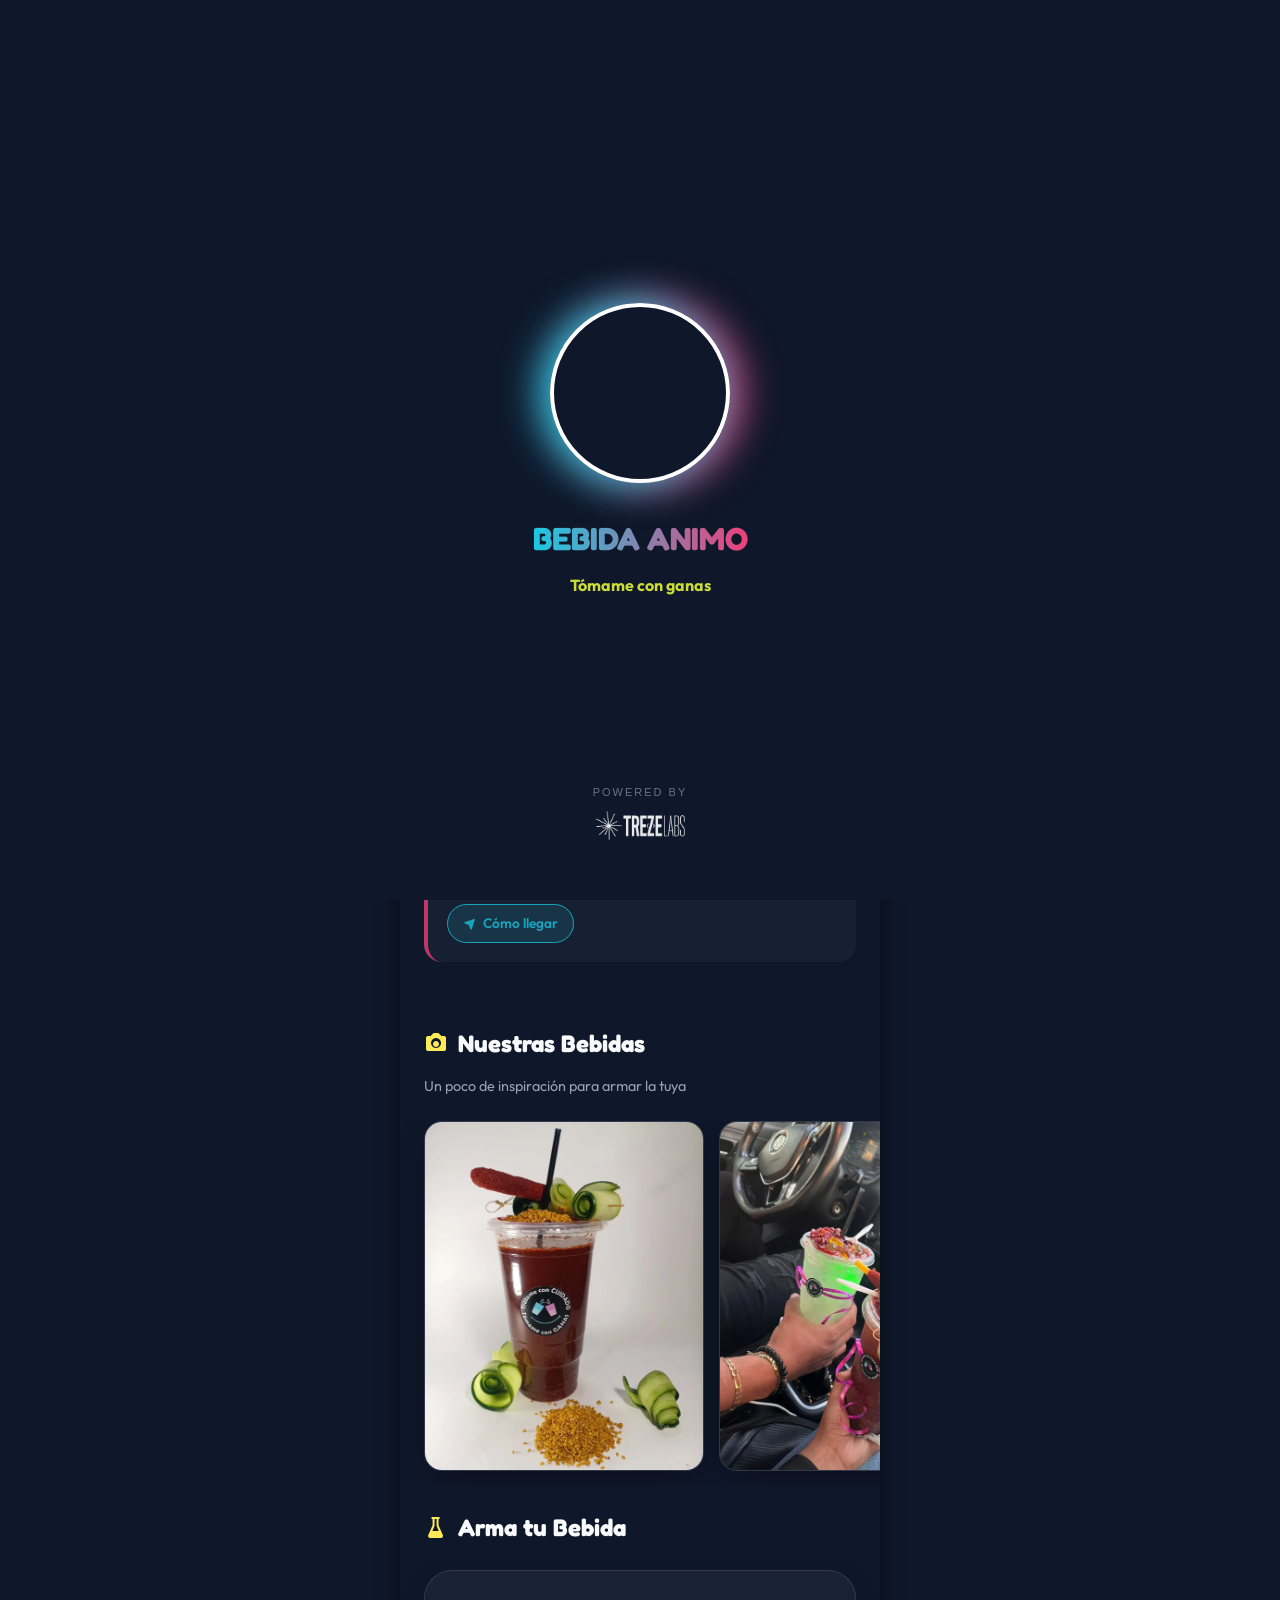
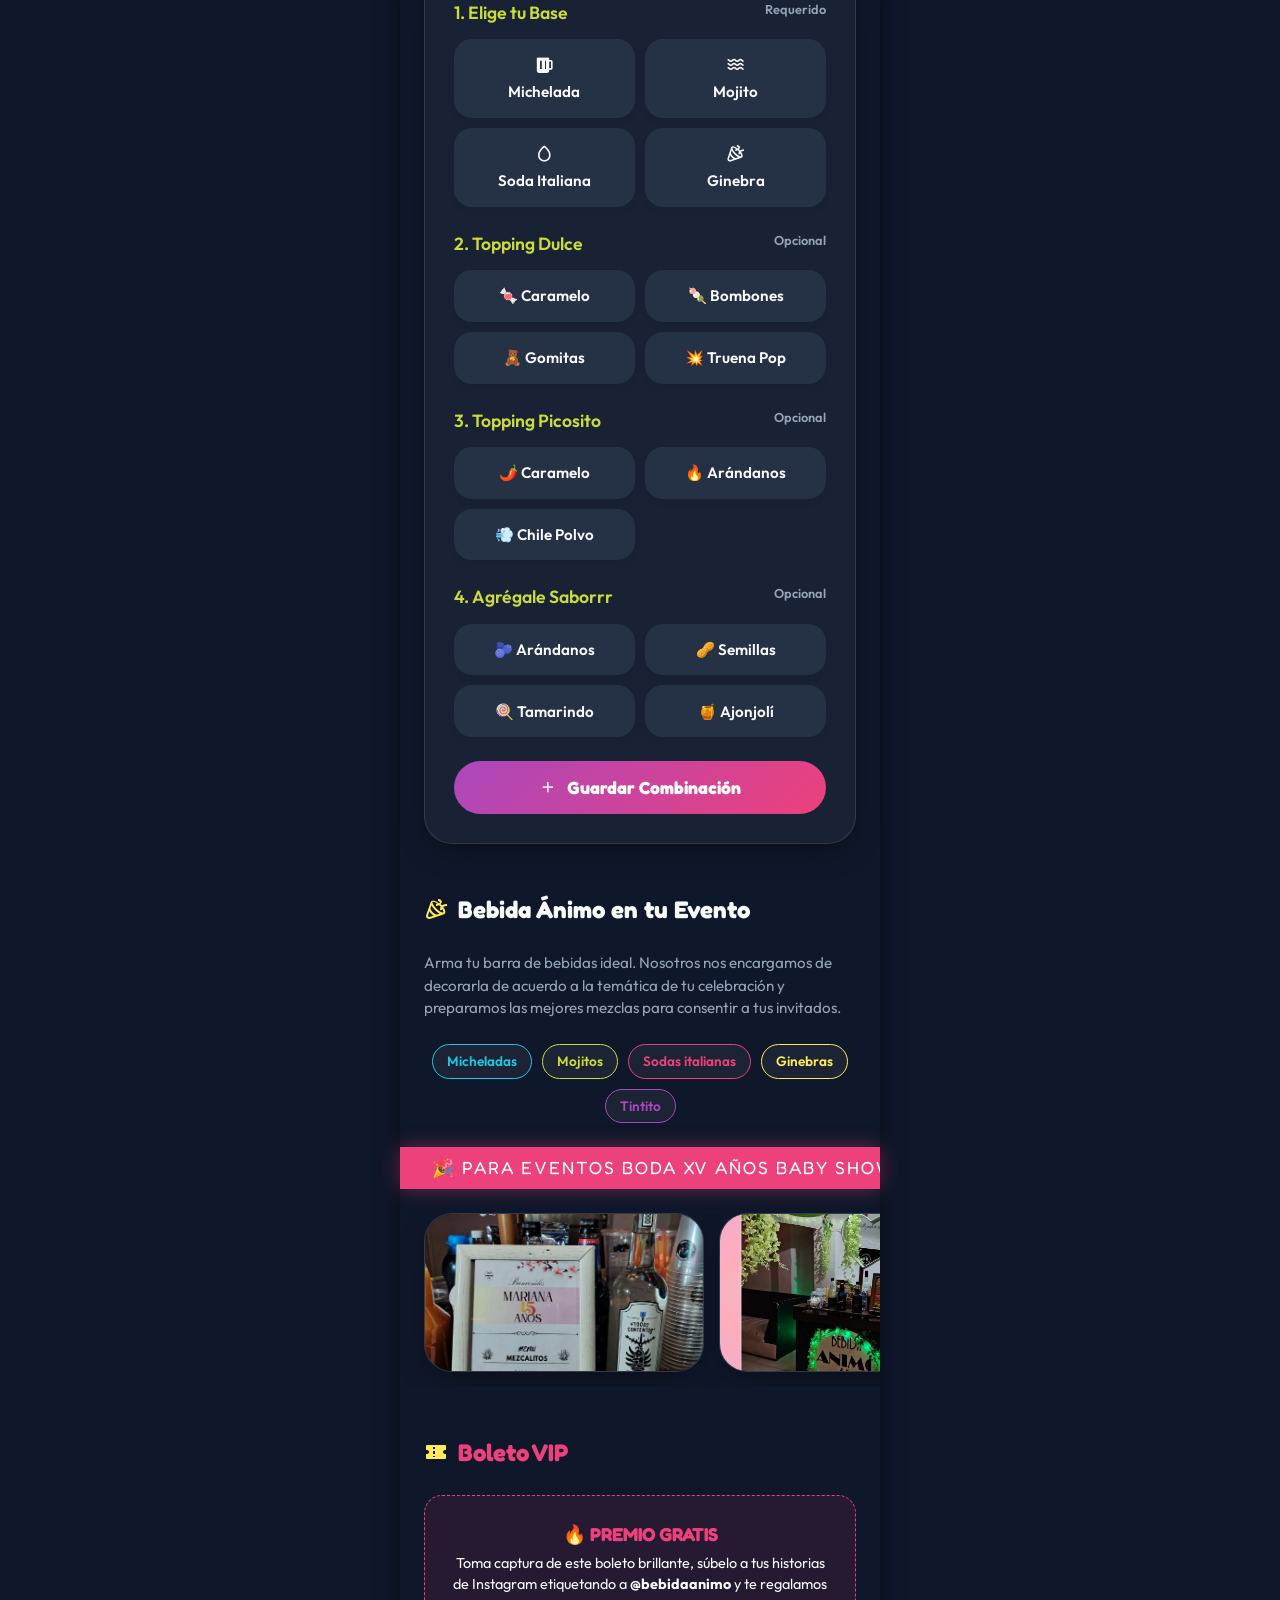
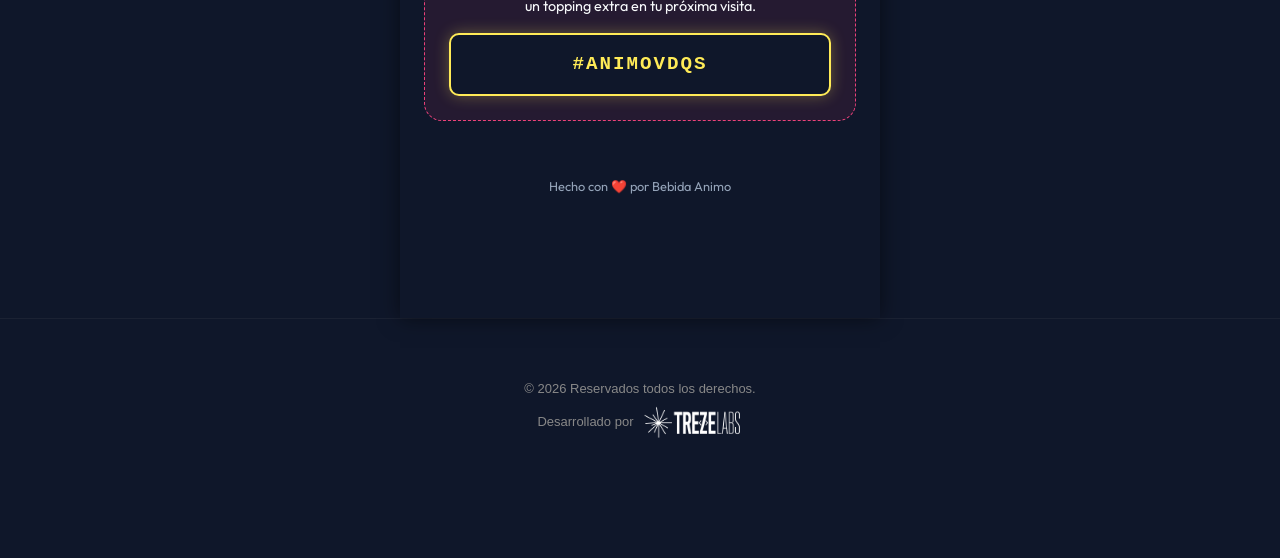
<file: index.html>
<!DOCTYPE html>
<html lang="es">
<head>
    <meta charset="UTF-8">
    <meta name="viewport" content="width=device-width, initial-scale=1.0, maximum-scale=1.0, user-scalable=no, viewport-fit=cover">
    <title>Bebida Animo | Trátame con cuidado, tómame con ganas</title>
    <meta name="description" content="Deliciosas bebidas preparadas en Veracruz. Arma tu bebida a tu gusto y pide por WhatsApp. Mojitos, Micheladas, Sodas y más.">
    
    <!-- Security Headers -->
    <meta http-equiv="X-Content-Type-Options" content="nosniff">
    <meta http-equiv="X-Frame-Options" content="DENY">
    
    <!-- Favicon -->
    <link rel="icon" type="image/jpeg" href="assets/og-image.jpg">
    <link rel="apple-touch-icon" href="assets/og-image.jpg">
    
    <!-- Open Graph / WhatsApp Preview -->
    <meta property="og:title" content="Bebida Animo | Trátame con cuidado">
    <meta property="og:description" content="Arma tu bebida a tu gusto y pide por WhatsApp. Mojitos, Micheladas y Sodas.">
    <meta property="og:image" itemprop="image" content="https://vcard-bebida-animo.vercel.app/assets/og-image.jpg">
    <meta property="og:image:width" content="1200">
    <meta property="og:image:height" content="630">
    <meta property="og:url" content="https://vcard-bebida-animo.vercel.app/">
    <meta property="og:type" content="website">
    
    <!-- Validaciones FB y Twitter -->
    <meta property="fb:app_id" content="966242223397117">
    <meta name="twitter:card" content="summary_large_image">
    <meta name="twitter:title" content="Bebida Animo | Trátame con cuidado">
    <meta name="twitter:description" content="Arma tu bebida a tu gusto y pide por WhatsApp. Mojitos, Micheladas, Sodas y más.">
    <meta name="twitter:image" content="https://vcard-bebida-animo.vercel.app/assets/og-image.jpg">
    
    <!-- Structured Data -->
    <script type="application/ld+json">
    {
      "@context": "https://schema.org",
      "@type": "LocalBusiness",
      "name": "Bebida Animo",
      "image": "https://vcard-bebida-animo.vercel.app/assets/logo.jpg",
      "description": "Bebidas preparadas y mixología creativa en Veracruz.",
      "url": "https://vcard-bebida-animo.vercel.app/",
      "telephone": "+522299999999",
      "address": {
        "@type": "PostalAddress",
        "addressLocality": "Veracruz",
        "addressCountry": "MX"
      }
    }
    </script>
    
    <link rel="stylesheet" href="css/style.css">
    <!-- Boxicons for icons -->
    <link href='https://unpkg.com/boxicons@2.1.4/css/boxicons.min.css' rel='stylesheet'>
</head>
</head>
<body>

    <!-- Splash Screen -->
    <div id="splash-screen">

        <!-- TREZE LABS CO-BRANDING SPLASH -->
        <a href="https://wa.me/522214092478?text=Hola%20Treze%20Labs%2C%20me%20gustar%C3%ADa%20solicitar%20el%20desarrollo%20de%20un%20sistema%20profesional." target="_blank" style="position: absolute; bottom: 60px; left: 50%; transform: translateX(-50%); display: flex; flex-direction: column; align-items: center; gap: 10px; opacity: 0; animation: fadeInTreze 1.5s ease 0.5s forwards; text-decoration: none; -webkit-tap-highlight-color: transparent; outline: none; border: none; z-index: 9999999;">
            <p style="color: #64748b; font-size: 11px; font-family: 'Inter', sans-serif; letter-spacing: 2px; text-transform: uppercase; margin: 0;">Powered by</p>
            <img src="treze_footer.png" style="height: 30px; filter: brightness(0) invert(1); opacity: 0.9;" alt="Treze Labs">
            <style>@keyframes fadeInTreze { to { opacity: 1; } }</style>
        </a>

        <div class="splash-logo-container">
            <video autoplay loop muted playsinline class="splash-logo-video">
                <source src="assets/grok-video-e0d58f58-fb86-49ae-a751-e563e32ff740.mp4" type="video/mp4">
            </video>
        </div>
        <h1 class="splash-text">BEBIDA ANIMO</h1>
        <p style="color: var(--c-lime); margin-top: 10px; font-weight: bold;">Tómame con ganas</p>
    </div>

    <!-- Animated Bubbles Background -->
    <div class="bubbles-bg" id="bubbles-container">
        <!-- Generadas por JS -->
    </div>

    <div class="app-container">
        
        <!-- Hero Banner Portada -->
        <div class="hero-banner"></div>

        <!-- Header -->
        <header>
            <div class="logo-main" style="overflow: hidden; padding: 0;">
                <img src="assets/logo.jpg" alt="Logo Bebida Animo" style="width: 100%; height: 100%; object-fit: cover; border-radius: 50%;">
            </div>
            <h1 style="font-family: var(--font-heading); color: var(--c-cyan);">BEBIDA ANIMO</h1>
            <p class="tagline">Trátame con cuidado, tómame con ganas</p>
            
            <div style="margin: 1rem 0;">
                <button id="btn-save-vcard" style="background: rgba(255,255,255,0.1); border: 1px solid rgba(255,255,255,0.2); color: white; padding: 10px 20px; border-radius: var(--radius-pill); font-family: var(--font-body); font-weight: 600; font-size: 0.9rem; cursor: pointer; display: inline-flex; align-items: center; gap: 8px; transition: var(--transition);">
                    <i class='bx bxs-user-plus'></i> Guardar Contacto
                </button>
            </div>

            <div class="social-links">
                <a href="https://www.instagram.com/bebidaanimo?igsh=MTA0Z3h6b3YxbXFtMw==" target="_blank" class="social-btn"><i class='bx bxl-instagram'></i></a>
                <a href="https://www.facebook.com/share/1EUZ8qRL95/" target="_blank" class="social-btn"><i class='bx bxl-facebook'></i></a>
            </div>
        </header>

        <!-- Dynamic Cart FAB -->
        <button class="fab-cart" id="fab-cart" style="display: none;">
            <i class='bx bxs-shopping-bag'></i>
            <span>Ver mis Combinaciones</span>
            <div class="badge-count" id="cart-count">0</div>
        </button>

        <!-- Live Status Branches -->
        <section class="section">
            <h2 class="section-title"><i class='bx bxs-map'></i> Nuestras Ubicaciones</h2>
            
            <div class="branch-card" id="branch-pinos">
                <div class="branch-header">
                    <span class="branch-title">Geo Los Pinos 1</span>
                    <span class="status-badge" id="status-pinos">Cargando...</span>
                </div>
                <div class="branch-info">
                    <p><i class='bx bx-time'></i> Viernes y Sábado | 7:00 PM - 11:00 PM</p>
                    <p><i class='bx bx-map'></i> Av. Las Garzas esq. Manati frente al OXXO</p>
                    <a href="https://maps.google.com/?q=Avenida+Las+Garzas+Manati+Veracruz" target="_blank" class="map-btn"><i class='bx bxs-navigation'></i> Cómo llegar</a>
                </div>
            </div>

            <div class="branch-card" id="branch-rio">
                <div class="branch-header">
                    <span class="branch-title">Río Medio 1</span>
                    <span class="status-badge" id="status-rio">Cargando...</span>
                </div>
                <div class="branch-info">
                    <p><i class='bx bx-time'></i> Sábado y Domingo | 1:00 PM - 6:00 PM</p>
                    <p><i class='bx bx-map'></i> Av. Río Medio esq. Papalopapan frente al pozo</p>
                    <a href="https://maps.google.com/?q=Avenida+Rio+Medio+Papalopapan+Veracruz" target="_blank" class="map-btn"><i class='bx bxs-navigation'></i> Cómo llegar</a>
                </div>
            </div>
        </section>
        <!-- Gallery / Inspiración -->
        <section class="section" style="padding-bottom: 0;">
            <h2 class="section-title"><i class='bx bxs-camera'></i> Nuestras Bebidas</h2>
            <p style="color: var(--text-muted); font-size: 0.9rem; margin-top: -10px; margin-bottom: 1.5rem;">Un poco de inspiración para armar la tuya</p>
            
            <div class="gallery-slider">
                <div class="gallery-item">
                    <img src="assets/drink-1.webp" alt="Bebida Ánimo 1" loading="lazy">
                </div>
                <div class="gallery-item">
                    <img src="assets/drink-9.webp" alt="Deliciosa bebida Ánimo 2" loading="lazy">
                </div>
                <div class="gallery-item">
                    <img src="assets/drink-11.webp" alt="Bebida Ánimo 3" loading="lazy">
                </div>
                <div class="gallery-item">
                    <img src="assets/drink-6.webp" alt="Bebida Ánimo 4" loading="lazy">
                </div>
                <div class="gallery-item">
                    <img src="assets/drink-4.webp" alt="Bebida Ánimo 5" loading="lazy">
                </div>
                <div class="gallery-item">
                    <img src="assets/drink-14.webp" alt="Bebida Ánimo 6" loading="lazy">
                </div>
            </div>
        </section>

        <!-- Mixology Area -->
        <section class="section">
            <h2 class="section-title"><i class='bx bxs-flask'></i> Arma tu Bebida</h2>
            
            <div class="mixology-card">
                <!-- Base Drink -->
                <div class="step-group">
                    <div class="step-label">
                        <span>1. Elige tu Base</span>
                        <span style="color: var(--text-muted); font-size: 0.8rem;">Requerido</span>
                    </div>
                    <div class="options-grid" id="grid-base">
                        <button class="option-btn type-base" data-value="Michelada"><i class='bx bxs-beer'></i> Michelada</button>
                        <button class="option-btn type-base" data-value="Mojito"><i class='bx bx-water'></i> Mojito</button>
                        <button class="option-btn type-base" data-value="Soda Italiana"><i class='bx bx-droplet'></i> Soda Italiana</button>
                        <button class="option-btn type-base" data-value="Ginebra"><i class='bx bx-party'></i> Ginebra</button>
                    </div>
                </div>

                <!-- Toppings Dulces -->
                <div class="step-group">
                    <div class="step-label">
                        <span>2. Topping Dulce</span>
                        <span style="color: var(--text-muted); font-size: 0.8rem;">Opcional</span>
                    </div>
                    <div class="options-grid" id="grid-dulce">
                        <button class="option-btn type-dulce" data-value="Caramelo Dulce">🍬 Caramelo</button>
                        <button class="option-btn type-dulce" data-value="Bombones">🍡 Bombones</button>
                        <button class="option-btn type-dulce" data-value="Gomitas">🧸 Gomitas</button>
                        <button class="option-btn type-dulce" data-value="Truena Pop">💥 Truena Pop</button>
                    </div>
                </div>

                <!-- Toppings Picosos -->
                <div class="step-group">
                    <div class="step-label">
                        <span>3. Topping Picosito</span>
                        <span style="color: var(--text-muted); font-size: 0.8rem;">Opcional</span>
                    </div>
                    <div class="options-grid" id="grid-picoso">
                        <button class="option-btn type-picoso" data-value="Caramelo Picosito">🌶️ Caramelo</button>
                        <button class="option-btn type-picoso" data-value="Arandanos Enchilados">🔥 Arándanos</button>
                        <button class="option-btn type-picoso" data-value="Chile en Polvo">💨 Chile Polvo</button>
                    </div>
                </div>

                <!-- Extras -->
                <div class="step-group">
                    <div class="step-label">
                        <span>4. Agrégale Saborrr</span>
                        <span style="color: var(--text-muted); font-size: 0.8rem;">Opcional</span>
                    </div>
                    <div class="options-grid" id="grid-sabor">
                        <button class="option-btn type-sabor" data-value="Arandanos">🫐 Arándanos</button>
                        <button class="option-btn type-sabor" data-value="Mix de Semillas">🥜 Semillas</button>
                        <button class="option-btn type-sabor" data-value="Paleta Tamarindo">🍭 Tamarindo</button>
                        <button class="option-btn type-sabor" data-value="Ajonjoli Caramelizado">🍯 Ajonjolí</button>
                    </div>
                </div>

                <button class="add-to-cart-btn" id="btn-add-drink">
                    <i class='bx bx-plus'></i> Guardar Combinación
                </button>
            </div>
        </section> <!-- End Mixology Area -->

        <!-- Especialidades y Eventos -->
        <section class="section">
            <h2 class="section-title"><i class='bx bx-party'></i> Bebida Ánimo en tu Evento</h2>
            <p style="color: var(--text-muted); font-size: 0.95rem; line-height: 1.5; margin-bottom: 1.5rem;">
                Arma tu barra de bebidas ideal. Nosotros nos encargamos de decorarla de acuerdo a la temática de tu celebración y preparamos las mejores mezclas para consentir a tus invitados.
            </p>

            <!-- Categorías de Bebidas -->
            <div class="drink-tags" style="margin-bottom: 1.5rem;">
                <span class="drink-tag">Micheladas</span>
                <span class="drink-tag">Mojitos</span>
                <span class="drink-tag">Sodas italianas</span>
                <span class="drink-tag">Ginebras</span>
                <span class="drink-tag">Tintito</span>
            </div>

            <!-- Cintillo Ticker de Eventos -->
            <div class="ticker-wrap">
                <div class="ticker">
                    <span class="ticker-item">🎉 PARA EVENTOS BODA XV AÑOS BABY SHOWER CUMPLEAÑOS 🎉</span>
                    <span class="ticker-item">🎉 PARA EVENTOS BODA XV AÑOS BABY SHOWER CUMPLEAÑOS 🎉</span>
                    <span class="ticker-item">🎉 PARA EVENTOS BODA XV AÑOS BABY SHOWER CUMPLEAÑOS 🎉</span>
                </div>
            </div>

            <!-- Galería de Eventos -->
            <div class="gallery-slider events-slider" style="margin-top: 1rem; margin-bottom: 0;">
                <div class="gallery-item" style="border-radius: var(--radius-lg);">
                    <img style="aspect-ratio: 16/9;" src="assets/eventos/evento-1.webp" alt="Evento Bebida Ánimo" loading="lazy">
                </div>
                <div class="gallery-item" style="border-radius: var(--radius-lg);">
                    <img style="aspect-ratio: 16/9;" src="assets/eventos/evento-8.webp" alt="Fiesta con Bebida Ánimo" loading="lazy">
                </div>
                <div class="gallery-item" style="border-radius: var(--radius-lg);">
                    <img style="aspect-ratio: 16/9;" src="assets/eventos/evento-3.webp" alt="Barra de eventos Bebida Ánimo" loading="lazy">
                </div>
                <div class="gallery-item" style="border-radius: var(--radius-lg);">
                    <img style="aspect-ratio: 16/9;" src="assets/eventos/evento-4.webp" alt="Servicio Bebida Ánimo" loading="lazy">
                </div>
                <div class="gallery-item" style="border-radius: var(--radius-lg);">
                    <img style="aspect-ratio: 16/9;" src="assets/eventos/evento-5.webp" alt="Celebración Mágica" loading="lazy">
                </div>
                <div class="gallery-item" style="border-radius: var(--radius-lg);">
                    <img style="aspect-ratio: 16/9;" src="assets/eventos/evento-6.webp" alt="Bebidas para fiestas" loading="lazy">
                </div>
                <div class="gallery-item" style="border-radius: var(--radius-lg);">
                    <img style="aspect-ratio: 16/9;" src="assets/eventos/evento-7.webp" alt="Bebida Ánimo en tu evento" loading="lazy">
                </div>
            </div>
        </section>

        <!-- Marketing Engine: VIP Ticket -->
        <section class="section">
            <h2 class="section-title" style="color: var(--c-pink);"><i class='bx bxs-coupon'></i> Boleto VIP</h2>
            <div style="background: rgba(236, 64, 122, 0.1); border: 1px dashed var(--c-pink); padding: 1.5rem; text-align: center; border-radius: var(--radius-md);">
                <h3 style="color: var(--c-pink); font-family: var(--font-heading); margin-bottom: 5px;">🔥 PREMIO GRATIS</h3>
                <p style="font-size: 0.9rem; margin-bottom: 15px;">Toma captura de este boleto brillante, súbelo a tus historias de Instagram etiquetando a <strong style="color:var(--text-main);">@bebidaanimo</strong> y te regalamos un topping extra en tu próxima visita.</p>
                
                <div style="background: var(--bg-dark); padding: 15px; border-radius: var(--radius-sm); border: 2px solid var(--c-yellow); box-shadow: 0 0 15px rgba(255, 238, 88, 0.3); font-family: monospace; font-size: 1.2rem; font-weight: bold; color: var(--c-yellow); letter-spacing: 2px;">
                    #ANIMO<span id="random-code">VIP77</span>
                </div>
            </div>
        </section>

        <!-- Footer -->
        <div class="footer">
            <p>Hecho con ❤️ por Bebida Animo</p>
        </div>
    </div>

    <!-- Cart Modal -->
    <div class="modal-overlay" id="cart-modal">
        <div class="modal-content">
            <div class="modal-header">
                <h2 class="modal-title">Mis Combinaciones</h2>
                <button class="close-btn" id="close-cart"><i class='bx bx-x'></i></button>
            </div>
            
            <div class="cart-items" id="cart-items-container">
                <div class="cart-empty">Aún no has armado ninguna bebida.</div>
                <!-- Vercel Force Sync: 2026-04-20 14:11 -->
            </div>

            <a href="#" class="whatsapp-btn" id="btn-whatsapp">
                <i class='bx bx-receipt' style='font-size: 1.5rem;'></i>
                Ver Guía de Preparación
            </a>
        </div>
    </div>

    <script src="js/app.js"></script>

    <!-- TREZE SIGNATURE V4 -->
    <div class="treze-footer-watermark" style="text-align: center; font-size: 14px; color: #888; padding: 60px 20px 120px 20px; font-family: sans-serif; opacity: 1; width: 100%; border-top: 1px solid rgba(136, 136, 136, 0.1);">
        <p style="margin: 0 0 8px 0; font-weight: 400; font-size: 13px;">&copy; 2026 Reservados todos los derechos.</p>
        <div style="display: flex; justify-content: center; align-items: center; gap: 8px;">
            <span style="font-weight: 500; font-size: 13px;">Desarrollado por</span>
            <a href="https://wa.me/522214092478?text=Hola%20Treze%20Labs%2C%20me%20gustar%C3%ADa%20solicitar%20el%20desarrollo%20de%20un%20sistema%20profesional." target="_blank" style="display: flex; align-items: center; text-decoration: none; -webkit-tap-highlight-color: transparent; outline: none; border: none; transition: transform 0.3s ease, opacity 0.3s ease;" onmouseover="this.style.transform='scale(1.05)'; this.style.opacity='0.8'" onmouseout="this.style.transform='scale(1)'; this.style.opacity='1'">
                <img src="treze_footer.png" alt="Treze Labs" style="height: 32px; object-fit: contain; filter: brightness(0) invert(1);">
            </a>
        </div>
    </div>

</body>
</html>
</file>
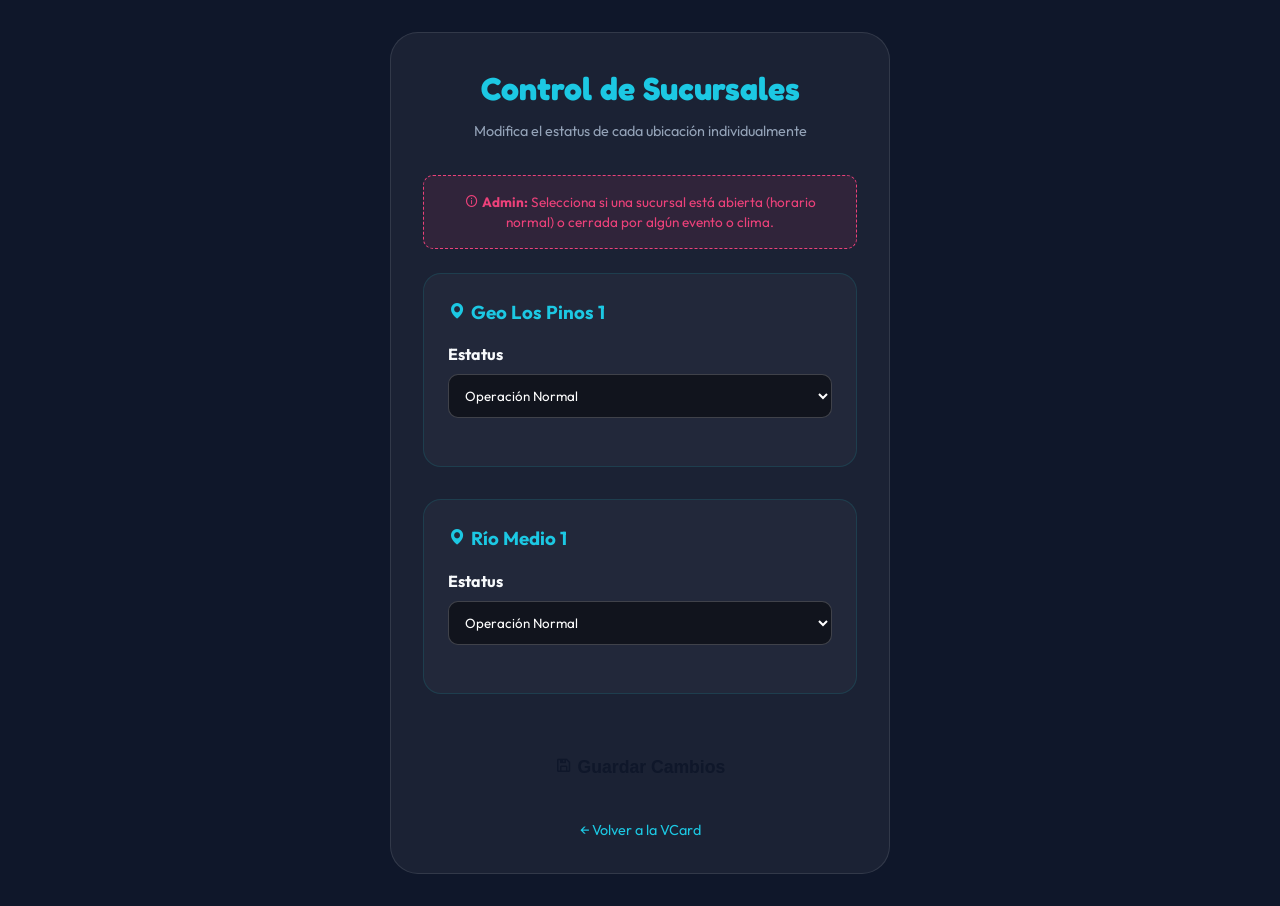
<file: admin.html>
<!DOCTYPE html>
<html lang="es">
<head>
    <meta charset="UTF-8">
    <meta name="viewport" content="width=device-width, initial-scale=1.0">
    <title>Bebida Animo | Panel de Administración</title>
    <link rel="stylesheet" href="css/style.css">
    <link href='https://unpkg.com/boxicons@2.1.4/css/boxicons.min.css' rel='stylesheet'>
    <style>
        body { background: var(--bg-dark); color: white; font-family: var(--font-body); padding: 2rem; }
        .admin-container { max-width: 500px; margin: 0 auto; background: rgba(255,255,255,0.05); padding: 2rem; border-radius: var(--radius-lg); border: 1px solid rgba(255,255,255,0.1); }
        h1 { font-family: var(--font-heading); color: var(--c-cyan); text-align: center; margin-bottom: 0.5rem; }
        p.subtitle { text-align: center; color: var(--text-muted); margin-bottom: 2rem; font-size: 0.9rem; }
        
        .form-group { margin-bottom: 1.5rem; }
        label { display: block; margin-bottom: 0.5rem; color: var(--text-main); font-weight: bold; }
        select, input { width: 100%; padding: 12px; background: rgba(0,0,0,0.5); border: 1px solid rgba(255,255,255,0.2); color: white; border-radius: var(--radius-sm); font-family: inherit; }
        select:focus, input:focus { outline: none; border-color: var(--c-cyan); }
        
        .btn-save { width: 100%; padding: 15px; background: var(--c-gradient); color: var(--bg-dark); border: none; border-radius: var(--radius-pill); font-weight: 800; font-size: 1.1rem; cursor: pointer; transition: 0.3s; margin-top: 1rem; }
        .btn-save:hover { opacity: 0.9; transform: scale(1.02); }
        
        .alert { background: rgba(236, 64, 122, 0.1); border: 1px dashed var(--c-pink); color: var(--c-pink); padding: 1rem; border-radius: var(--radius-sm); margin-bottom: 1.5rem; font-size: 0.85rem; text-align: center; }
    </style>
</head>
<body>

    <div class="admin-container">
        <h1>Control de Sucursales</h1>
        <p class="subtitle">Modifica el estatus de cada ubicación individualmente</p>

        <div class="alert">
            <i class='bx bx-info-circle'></i> 
            <b>Admin:</b> Selecciona si una sucursal está abierta (horario normal) o cerrada por algún evento o clima.
        </div>

        <!-- Sucursal Pinos -->
        <div style="background: rgba(255,255,255,0.03); padding: 1.5rem; border-radius: var(--radius-md); margin-bottom: 2rem; border: 1px solid rgba(0,255,255,0.1);">
            <h3 style="color: var(--c-cyan); margin-bottom: 1rem;"><i class='bx bxs-map'></i> Geo Los Pinos 1</h3>
            <div class="form-group">
                <label>Estatus</label>
                <select id="status-pinos-override">
                    <option value="normal">Operación Normal</option>
                    <option value="closed">CERRADO (Evento/Clima)</option>
                </select>
            </div>
            <div class="form-group" id="group-pinos-msg">
                <label>Mensaje de Cierre</label>
                <input type="text" id="msg-pinos" placeholder="Ej. Cerrado por evento privado" value="Cerrado por evento privado">
            </div>
        </div>

        <!-- Sucursal Rio Medio -->
        <div style="background: rgba(255,255,255,0.03); padding: 1.5rem; border-radius: var(--radius-md); margin-bottom: 2rem; border: 1px solid rgba(0,255,255,0.1);">
            <h3 style="color: var(--c-cyan); margin-bottom: 1rem;"><i class='bx bxs-map'></i> Río Medio 1</h3>
            <div class="form-group">
                <label>Estatus</label>
                <select id="status-rio-override">
                    <option value="normal">Operación Normal</option>
                    <option value="closed">CERRADO (Evento/Clima)</option>
                </select>
            </div>
            <div class="form-group" id="group-rio-msg">
                <label>Mensaje de Cierre</label>
                <input type="text" id="msg-rio" placeholder="Ej. Cerrado por clima" value="Cerrado por clima">
            </div>
        </div>

        <button class="btn-save" id="btn-save" onclick="saveConfigs()">
            <i class='bx bx-save'></i> Guardar Cambios
        </button>

        <div style="text-align: center; margin-top: 1.5rem;">
            <a href="index.html" style="color: var(--c-cyan); text-decoration: none; font-size: 0.9rem;">&larr; Volver a la VCard</a>
        </div>
    </div>

    <script>
        // Load existing configurations
        function loadConfigs() {
            const pinos = JSON.parse(localStorage.getItem('bebidaAnimo_pinos') || '{"status":"normal","message":""}');
            const rio = JSON.parse(localStorage.getItem('bebidaAnimo_rio') || '{"status":"normal","message":""}');

            document.getElementById('status-pinos-override').value = pinos.status;
            document.getElementById('msg-pinos').value = pinos.message || "Cerrado por evento privado";
            
            document.getElementById('status-rio-override').value = rio.status;
            document.getElementById('msg-rio').value = rio.message || "Cerrado por clima";

            toggleMsgs();
        }

        function toggleMsgs() {
            document.getElementById('group-pinos-msg').style.display = 
                document.getElementById('status-pinos-override').value === 'closed' ? 'block' : 'none';
            document.getElementById('group-rio-msg').style.display = 
                document.getElementById('status-rio-override').value === 'closed' ? 'block' : 'none';
        }

        document.getElementById('status-pinos-override').addEventListener('change', toggleMsgs);
        document.getElementById('status-rio-override').addEventListener('change', toggleMsgs);

        function saveConfigs() {
            const pinos = {
                status: document.getElementById('status-pinos-override').value,
                message: document.getElementById('msg-pinos').value
            };
            const rio = {
                status: document.getElementById('status-rio-override').value,
                message: document.getElementById('msg-rio').value
            };

            localStorage.setItem('bebidaAnimo_pinos', JSON.stringify(pinos));
            localStorage.setItem('bebidaAnimo_rio', JSON.stringify(rio));
            
            const btn = document.getElementById('btn-save');
            const originalText = btn.innerHTML;
            btn.innerHTML = "<i class='bx bx-check'></i> ¡Sincronizado!";
            btn.style.background = "var(--c-lime)";
            
            setTimeout(() => {
                btn.innerHTML = originalText;
                btn.style.background = "";
            }, 1500);
        }

        loadConfigs();
    </script>
</body>
</html>
</file>
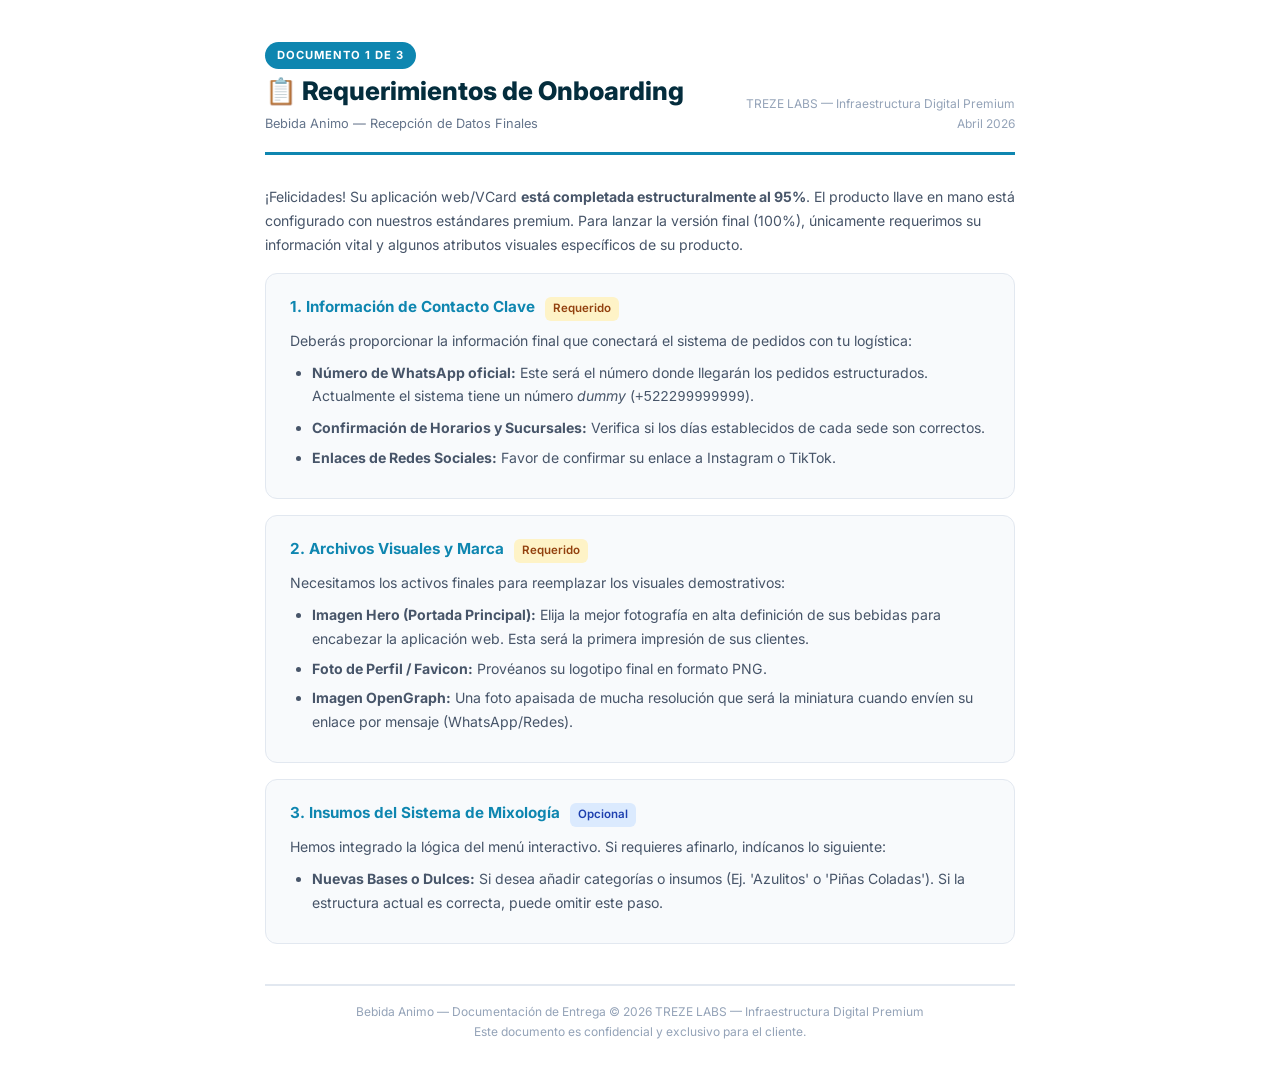
<file: Boveda/01_Requerimientos_Onboarding.html>
<!DOCTYPE html>
<html lang="es">
<head>
<meta charset="UTF-8">
<style>
  @import url('https://fonts.googleapis.com/css2?family=Inter:wght@300;400;600;700;800&display=swap');
  * { margin:0; padding:0; box-sizing:border-box; }
  @page { size: letter; margin: 2cm 2.5cm; }
  body { font-family:'Inter',sans-serif; color:#1e293b; line-height:1.7; padding:40px 50px; max-width:850px; margin:0 auto; }
  .header { border-bottom:3px solid #0e86b0; padding-bottom:18px; margin-bottom:30px; display:flex; justify-content:space-between; align-items:flex-end; }
  .header h1 { font-size:1.6rem; font-weight:800; color:#042d3d; }
  .header .sub { font-size:0.8rem; color:#64748b; }
  .badge { display:inline-block; background:#0e86b0; color:white; padding:4px 12px; border-radius:20px; font-size:0.7rem; font-weight:700; letter-spacing:1px; text-transform:uppercase; }
  h2 { font-size:1.15rem; font-weight:700; color:#0e86b0; margin:28px 0 12px; padding-bottom:6px; border-bottom:1px solid #e2e8f0; }
  h3 { font-size:0.95rem; font-weight:700; color:#334155; margin:18px 0 8px; }
  p, li { font-size:0.88rem; color:#475569; }
  ul, ol { padding-left:22px; margin:8px 0; }
  li { margin:6px 0; }
  .section-card { background:#f8fafc; border:1px solid #e2e8f0; border-radius:12px; padding:20px 24px; margin:16px 0; page-break-inside:avoid; }
  .section-card h3 { margin-top:0; color:#0e86b0; }
  .req-tag { display:inline-block; background:#fef3c7; color:#92400e; padding:2px 8px; border-radius:6px; font-size:0.72rem; font-weight:600; margin-left:6px; }
  .opt-tag { display:inline-block; background:#dbeafe; color:#1e40af; padding:2px 8px; border-radius:6px; font-size:0.72rem; font-weight:600; margin-left:6px; }
  .step { display:flex; gap:14px; margin:12px 0; align-items:flex-start; }
  .step-num { background:#0e86b0; color:white; width:28px; height:28px; border-radius:50%; display:flex; align-items:center; justify-content:center; font-weight:800; font-size:0.8rem; flex-shrink:0; margin-top:2px; }
  .step-text { flex:1; }
  .tip { background:#f0fdf4; border-left:4px solid #22c55e; padding:12px 16px; border-radius:0 8px 8px 0; margin:14px 0; font-size:0.84rem; color:#166534; }
  .warn { background:#fef3c7; border-left:4px solid #f59e0b; padding:12px 16px; border-radius:0 8px 8px 0; margin:14px 0; font-size:0.84rem; color:#92400e; }
  .note { background:#eff6ff; border-left:4px solid #0e86b0; padding:12px 16px; border-radius:0 8px 8px 0; margin:14px 0; font-size:0.84rem; color:#1e40af; }
  .security { background:#fef2f2; border-left:4px solid #ef4444; padding:12px 16px; border-radius:0 8px 8px 0; margin:14px 0; font-size:0.84rem; color:#991b1b; }
  .tree { font-family:'Courier New', monospace; background:#0f172a; color:#94a3b8; padding:20px 24px; border-radius:12px; font-size:0.82rem; line-height:1.9; margin:16px 0; }
  .tree .folder { color:#22d3ee; font-weight:700; }
  .tree .file { color:#a5f3fc; }
  .tree .desc { color:#64748b; font-style:italic; }
  .tree .critical { color:#f97316; font-weight:700; }
  table { width:100%; border-collapse:collapse; margin:14px 0; font-size:0.84rem; }
  th { background:#0e86b0; color:white; padding:10px 14px; text-align:left; font-weight:600; }
  td { padding:10px 14px; border-bottom:1px solid #e2e8f0; }
  tr:nth-child(even) td { background:#f8fafc; }
  .footer { margin-top:40px; padding-top:16px; border-top:2px solid #e2e8f0; font-size:0.75rem; color:#94a3b8; text-align:center; }
  @media print { body { padding:0; } .section-card, .tree { break-inside:avoid; } }
</style>
</head>
<body>

<div class="header">
  <div>
    <span class="badge">Documento 1 de 3</span>
    <h1>📋 Requerimientos de Onboarding</h1>
    <div class="sub">Bebida Animo — Recepción de Datos Finales</div>
  </div>
  <div style="text-align:right;">
    <div style="font-size:0.75rem; color:#94a3b8;">TREZE LABS — Infraestructura Digital Premium</div>
    <div style="font-size:0.75rem; color:#94a3b8;">Abril 2026</div>
  </div>
</div>

<p>¡Felicidades! Su aplicación web/VCard <strong>está completada estructuralmente al 95%</strong>. El producto llave en mano está configurado con nuestros estándares premium. Para lanzar la versión final (100%), únicamente requerimos su información vital y algunos atributos visuales específicos de su producto.</p>

<div class="section-card">
  <h3>1. Información de Contacto Clave <span class="req-tag">Requerido</span></h3>
  <p>Deberás proporcionar la información final que conectará el sistema de pedidos con tu logística:</p>
  <ul>
    <li><strong>Número de WhatsApp oficial:</strong> Este será el número donde llegarán los pedidos estructurados. Actualmente el sistema tiene un número <em>dummy</em> (<code>+522299999999</code>).</li>
    <li><strong>Confirmación de Horarios y Sucursales:</strong> Verifica si los días establecidos de cada sede son correctos.</li>
    <li><strong>Enlaces de Redes Sociales:</strong> Favor de confirmar su enlace a Instagram o TikTok.</li>
  </ul>
</div>

<div class="section-card">
  <h3>2. Archivos Visuales y Marca <span class="req-tag">Requerido</span></h3>
  <p>Necesitamos los activos finales para reemplazar los visuales demostrativos:</p>
  <ul>
    <li><strong>Imagen Hero (Portada Principal):</strong> Elija la mejor fotografía en alta definición de sus bebidas para encabezar la aplicación web. Esta será la primera impresión de sus clientes.</li>
    <li><strong>Foto de Perfil / Favicon:</strong> Provéanos su logotipo final en formato PNG.</li>
    <li><strong>Imagen OpenGraph:</strong> Una foto apaisada de mucha resolución que será la miniatura cuando envíen su enlace por mensaje (WhatsApp/Redes).</li>
  </ul>
</div>

<div class="section-card">
  <h3>3. Insumos del Sistema de Mixología <span class="opt-tag">Opcional</span></h3>
  <p>Hemos integrado la lógica del menú interactivo. Si requieres afinarlo, indícanos lo siguiente:</p>
  <ul>
    <li><strong>Nuevas Bases o Dulces:</strong> Si desea añadir categorías o insumos (Ej. 'Azulitos' o 'Piñas Coladas'). Si la estructura actual es correcta, puede omitir este paso.</li>
  </ul>
</div>

<div class="footer">
  Bebida Animo — Documentación de Entrega &copy; 2026 TREZE LABS — Infraestructura Digital Premium<br>
  Este documento es confidencial y exclusivo para el cliente.
</div>

</body>
</html>
</file>
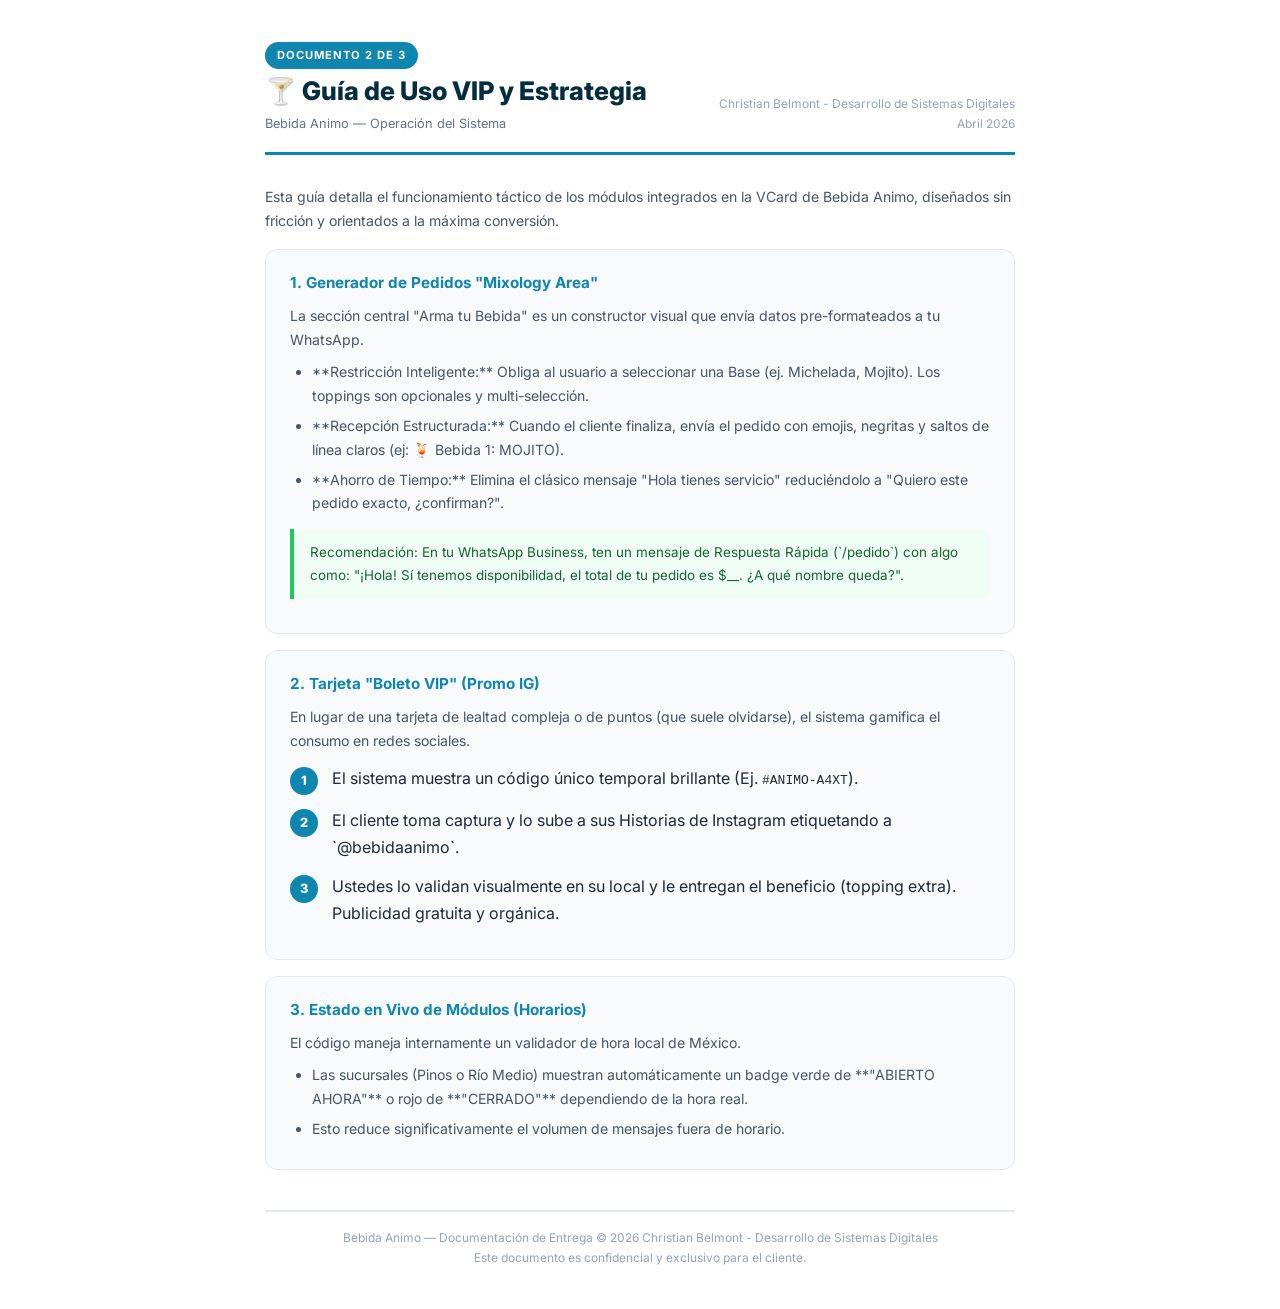
<file: Boveda/02_Guia_de_Uso_Detallada.html>
<!DOCTYPE html>
<html lang="es">
<head>
<meta charset="UTF-8">
<style>
  @import url('https://fonts.googleapis.com/css2?family=Inter:wght@300;400;600;700;800&display=swap');
  * { margin:0; padding:0; box-sizing:border-box; }
  @page { size: letter; margin: 2cm 2.5cm; }
  body { font-family:'Inter',sans-serif; color:#1e293b; line-height:1.7; padding:40px 50px; max-width:850px; margin:0 auto; }
  .header { border-bottom:3px solid #0e86b0; padding-bottom:18px; margin-bottom:30px; display:flex; justify-content:space-between; align-items:flex-end; }
  .header h1 { font-size:1.6rem; font-weight:800; color:#042d3d; }
  .header .sub { font-size:0.8rem; color:#64748b; }
  .badge { display:inline-block; background:#0e86b0; color:white; padding:4px 12px; border-radius:20px; font-size:0.7rem; font-weight:700; letter-spacing:1px; text-transform:uppercase; }
  h2 { font-size:1.15rem; font-weight:700; color:#0e86b0; margin:28px 0 12px; padding-bottom:6px; border-bottom:1px solid #e2e8f0; }
  h3 { font-size:0.95rem; font-weight:700; color:#334155; margin:18px 0 8px; }
  p, li { font-size:0.88rem; color:#475569; }
  ul, ol { padding-left:22px; margin:8px 0; }
  li { margin:6px 0; }
  .section-card { background:#f8fafc; border:1px solid #e2e8f0; border-radius:12px; padding:20px 24px; margin:16px 0; page-break-inside:avoid; }
  .section-card h3 { margin-top:0; color:#0e86b0; }
  .req-tag { display:inline-block; background:#fef3c7; color:#92400e; padding:2px 8px; border-radius:6px; font-size:0.72rem; font-weight:600; margin-left:6px; }
  .opt-tag { display:inline-block; background:#dbeafe; color:#1e40af; padding:2px 8px; border-radius:6px; font-size:0.72rem; font-weight:600; margin-left:6px; }
  .step { display:flex; gap:14px; margin:12px 0; align-items:flex-start; }
  .step-num { background:#0e86b0; color:white; width:28px; height:28px; border-radius:50%; display:flex; align-items:center; justify-content:center; font-weight:800; font-size:0.8rem; flex-shrink:0; margin-top:2px; }
  .step-text { flex:1; }
  .tip { background:#f0fdf4; border-left:4px solid #22c55e; padding:12px 16px; border-radius:0 8px 8px 0; margin:14px 0; font-size:0.84rem; color:#166534; }
  .warn { background:#fef3c7; border-left:4px solid #f59e0b; padding:12px 16px; border-radius:0 8px 8px 0; margin:14px 0; font-size:0.84rem; color:#92400e; }
  .note { background:#eff6ff; border-left:4px solid #0e86b0; padding:12px 16px; border-radius:0 8px 8px 0; margin:14px 0; font-size:0.84rem; color:#1e40af; }
  .security { background:#fef2f2; border-left:4px solid #ef4444; padding:12px 16px; border-radius:0 8px 8px 0; margin:14px 0; font-size:0.84rem; color:#991b1b; }
  .tree { font-family:'Courier New', monospace; background:#0f172a; color:#94a3b8; padding:20px 24px; border-radius:12px; font-size:0.82rem; line-height:1.9; margin:16px 0; }
  .tree .folder { color:#22d3ee; font-weight:700; }
  .tree .file { color:#a5f3fc; }
  .tree .desc { color:#64748b; font-style:italic; }
  .tree .critical { color:#f97316; font-weight:700; }
  table { width:100%; border-collapse:collapse; margin:14px 0; font-size:0.84rem; }
  th { background:#0e86b0; color:white; padding:10px 14px; text-align:left; font-weight:600; }
  td { padding:10px 14px; border-bottom:1px solid #e2e8f0; }
  tr:nth-child(even) td { background:#f8fafc; }
  .footer { margin-top:40px; padding-top:16px; border-top:2px solid #e2e8f0; font-size:0.75rem; color:#94a3b8; text-align:center; }
  @media print { body { padding:0; } .section-card, .tree { break-inside:avoid; } }
</style>
</head>
<body>

<div class="header">
  <div>
    <span class="badge">Documento 2 de 3</span>
    <h1>🍸 Guía de Uso VIP y Estrategia</h1>
    <div class="sub">Bebida Animo — Operación del Sistema</div>
  </div>
  <div style="text-align:right;">
    <div style="font-size:0.75rem; color:#94a3b8;">Christian Belmont - Desarrollo de Sistemas Digitales</div>
    <div style="font-size:0.75rem; color:#94a3b8;">Abril 2026</div>
  </div>
</div>

<p>Esta guía detalla el funcionamiento táctico de los módulos integrados en la VCard de Bebida Animo, diseñados sin fricción y orientados a la máxima conversión.</p>

<div class="section-card">
  <h3>1. Generador de Pedidos "Mixology Area"</h3>
  <p>La sección central "Arma tu Bebida" es un constructor visual que envía datos pre-formateados a tu WhatsApp.</p>
  <ul>
    <li>**Restricción Inteligente:** Obliga al usuario a seleccionar una Base (ej. Michelada, Mojito). Los toppings son opcionales y multi-selección.</li>
    <li>**Recepción Estructurada:** Cuando el cliente finaliza, envía el pedido con emojis, negritas y saltos de línea claros (ej: 🍹 Bebida 1: MOJITO).</li>
    <li>**Ahorro de Tiempo:** Elimina el clásico mensaje "Hola tienes servicio" reduciéndolo a "Quiero este pedido exacto, ¿confirman?".</li>
  </ul>
  <div class="tip">Recomendación: En tu WhatsApp Business, ten un mensaje de Respuesta Rápida (`/pedido`) con algo como: "¡Hola! Sí tenemos disponibilidad, el total de tu pedido es $__. ¿A qué nombre queda?".</div>
</div>

<div class="section-card">
  <h3>2. Tarjeta "Boleto VIP" (Promo IG)</h3>
  <p>En lugar de una tarjeta de lealtad compleja o de puntos (que suele olvidarse), el sistema gamifica el consumo en redes sociales.</p>
  <div class="step">
    <div class="step-num">1</div>
    <div class="step-text">El sistema muestra un código único temporal brillante (Ej. <code>#ANIMO-A4XT</code>).</div>
  </div>
  <div class="step">
    <div class="step-num">2</div>
    <div class="step-text">El cliente toma captura y lo sube a sus Historias de Instagram etiquetando a `@bebidaanimo`.</div>
  </div>
  <div class="step">
    <div class="step-num">3</div>
    <div class="step-text">Ustedes lo validan visualmente en su local y le entregan el beneficio (topping extra). Publicidad gratuita y orgánica.</div>
  </div>
</div>

<div class="section-card">
  <h3>3. Estado en Vivo de Módulos (Horarios)</h3>
  <p>El código maneja internamente un validador de hora local de México.</p>
  <ul>
    <li>Las sucursales (Pinos o Río Medio) muestran automáticamente un badge verde de **"ABIERTO AHORA"** o rojo de **"CERRADO"** dependiendo de la hora real.</li>
    <li>Esto reduce significativamente el volumen de mensajes fuera de horario.</li>
  </ul>
</div>

<div class="footer">
  Bebida Animo — Documentación de Entrega &copy; 2026 Christian Belmont - Desarrollo de Sistemas Digitales<br>
  Este documento es confidencial y exclusivo para el cliente.
</div>

</body>
</html>
</file>
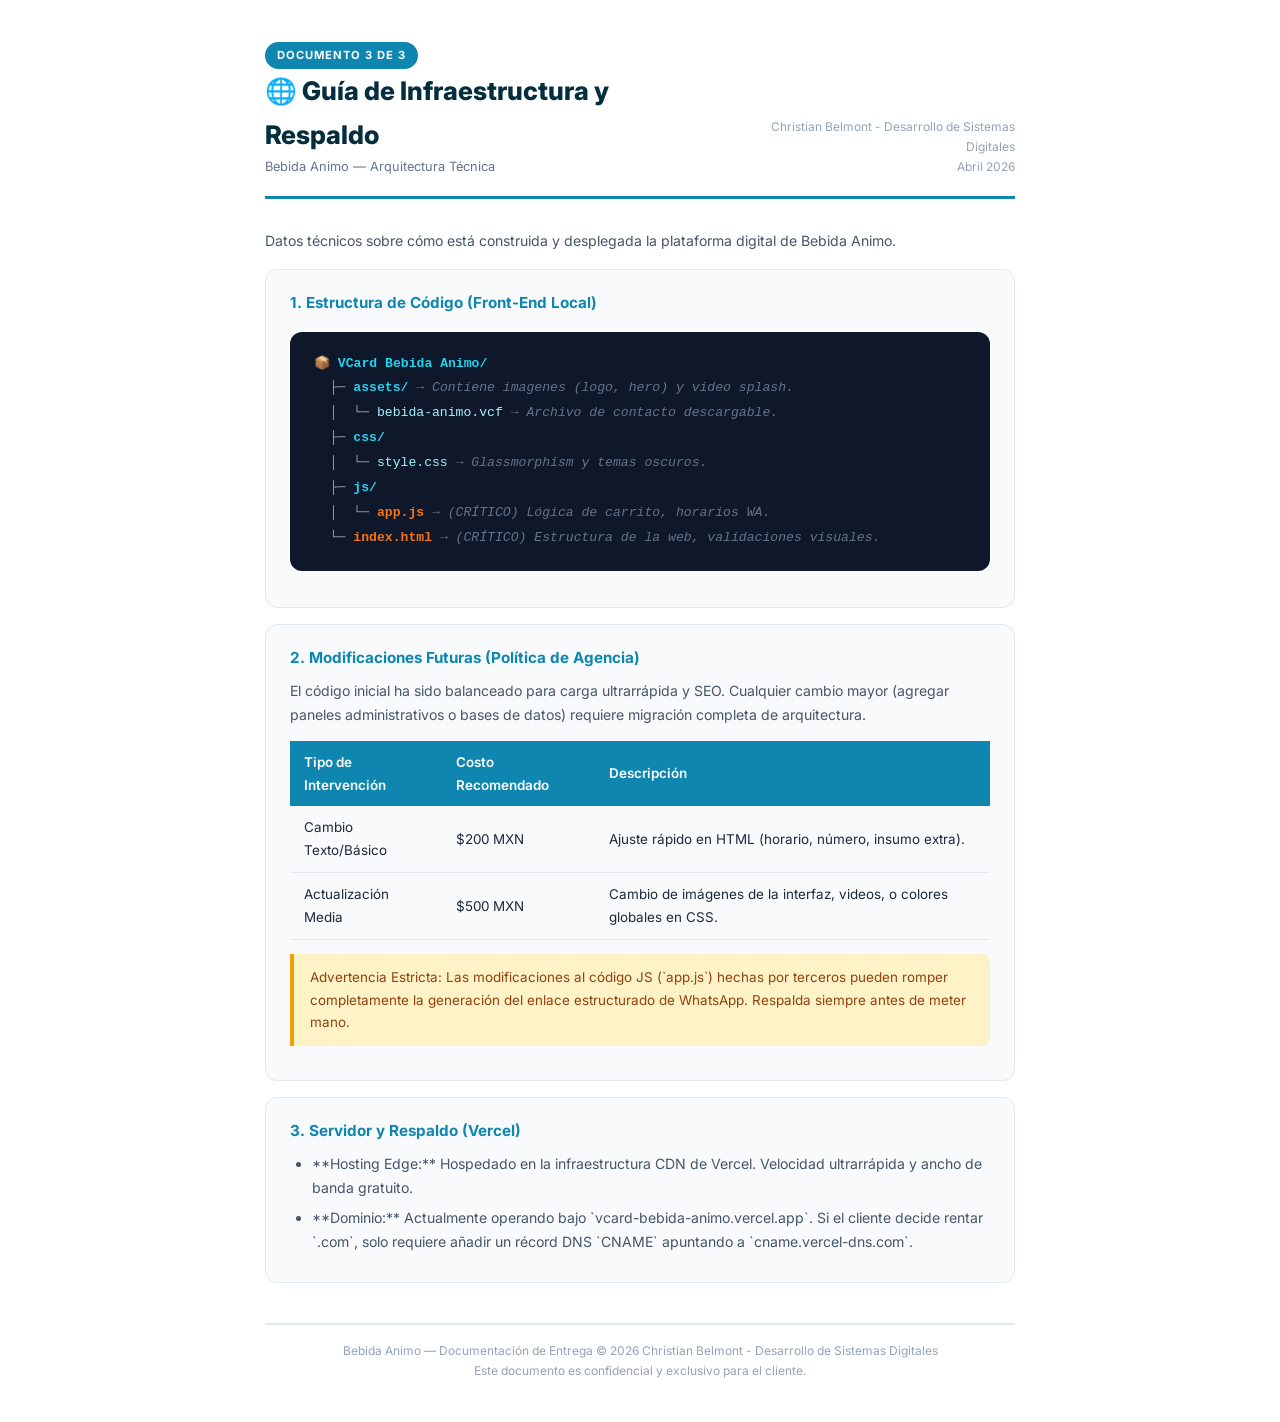
<file: Boveda/03_Guia_de_Infraestructura.html>
<!DOCTYPE html>
<html lang="es">
<head>
<meta charset="UTF-8">
<style>
  @import url('https://fonts.googleapis.com/css2?family=Inter:wght@300;400;600;700;800&display=swap');
  * { margin:0; padding:0; box-sizing:border-box; }
  @page { size: letter; margin: 2cm 2.5cm; }
  body { font-family:'Inter',sans-serif; color:#1e293b; line-height:1.7; padding:40px 50px; max-width:850px; margin:0 auto; }
  .header { border-bottom:3px solid #0e86b0; padding-bottom:18px; margin-bottom:30px; display:flex; justify-content:space-between; align-items:flex-end; }
  .header h1 { font-size:1.6rem; font-weight:800; color:#042d3d; }
  .header .sub { font-size:0.8rem; color:#64748b; }
  .badge { display:inline-block; background:#0e86b0; color:white; padding:4px 12px; border-radius:20px; font-size:0.7rem; font-weight:700; letter-spacing:1px; text-transform:uppercase; }
  h2 { font-size:1.15rem; font-weight:700; color:#0e86b0; margin:28px 0 12px; padding-bottom:6px; border-bottom:1px solid #e2e8f0; }
  h3 { font-size:0.95rem; font-weight:700; color:#334155; margin:18px 0 8px; }
  p, li { font-size:0.88rem; color:#475569; }
  ul, ol { padding-left:22px; margin:8px 0; }
  li { margin:6px 0; }
  .section-card { background:#f8fafc; border:1px solid #e2e8f0; border-radius:12px; padding:20px 24px; margin:16px 0; page-break-inside:avoid; }
  .section-card h3 { margin-top:0; color:#0e86b0; }
  .req-tag { display:inline-block; background:#fef3c7; color:#92400e; padding:2px 8px; border-radius:6px; font-size:0.72rem; font-weight:600; margin-left:6px; }
  .opt-tag { display:inline-block; background:#dbeafe; color:#1e40af; padding:2px 8px; border-radius:6px; font-size:0.72rem; font-weight:600; margin-left:6px; }
  .step { display:flex; gap:14px; margin:12px 0; align-items:flex-start; }
  .step-num { background:#0e86b0; color:white; width:28px; height:28px; border-radius:50%; display:flex; align-items:center; justify-content:center; font-weight:800; font-size:0.8rem; flex-shrink:0; margin-top:2px; }
  .step-text { flex:1; }
  .tip { background:#f0fdf4; border-left:4px solid #22c55e; padding:12px 16px; border-radius:0 8px 8px 0; margin:14px 0; font-size:0.84rem; color:#166534; }
  .warn { background:#fef3c7; border-left:4px solid #f59e0b; padding:12px 16px; border-radius:0 8px 8px 0; margin:14px 0; font-size:0.84rem; color:#92400e; }
  .note { background:#eff6ff; border-left:4px solid #0e86b0; padding:12px 16px; border-radius:0 8px 8px 0; margin:14px 0; font-size:0.84rem; color:#1e40af; }
  .security { background:#fef2f2; border-left:4px solid #ef4444; padding:12px 16px; border-radius:0 8px 8px 0; margin:14px 0; font-size:0.84rem; color:#991b1b; }
  .tree { font-family:'Courier New', monospace; background:#0f172a; color:#94a3b8; padding:20px 24px; border-radius:12px; font-size:0.82rem; line-height:1.9; margin:16px 0; }
  .tree .folder { color:#22d3ee; font-weight:700; }
  .tree .file { color:#a5f3fc; }
  .tree .desc { color:#64748b; font-style:italic; }
  .tree .critical { color:#f97316; font-weight:700; }
  table { width:100%; border-collapse:collapse; margin:14px 0; font-size:0.84rem; }
  th { background:#0e86b0; color:white; padding:10px 14px; text-align:left; font-weight:600; }
  td { padding:10px 14px; border-bottom:1px solid #e2e8f0; }
  tr:nth-child(even) td { background:#f8fafc; }
  .footer { margin-top:40px; padding-top:16px; border-top:2px solid #e2e8f0; font-size:0.75rem; color:#94a3b8; text-align:center; }
  @media print { body { padding:0; } .section-card, .tree { break-inside:avoid; } }
</style>
</head>
<body>

<div class="header">
  <div>
    <span class="badge">Documento 3 de 3</span>
    <h1>🌐 Guía de Infraestructura y Respaldo</h1>
    <div class="sub">Bebida Animo — Arquitectura Técnica</div>
  </div>
  <div style="text-align:right;">
    <div style="font-size:0.75rem; color:#94a3b8;">Christian Belmont - Desarrollo de Sistemas Digitales</div>
    <div style="font-size:0.75rem; color:#94a3b8;">Abril 2026</div>
  </div>
</div>

<p>Datos técnicos sobre cómo está construida y desplegada la plataforma digital de Bebida Animo.</p>

<div class="section-card">
  <h3>1. Estructura de Código (Front-End Local)</h3>
  <div class="tree">
    <span class="folder">📦 VCard Bebida Animo/</span><br>
    &nbsp;&nbsp;├─ <span class="folder">assets/</span> <span class="desc">→ Contiene imagenes (logo, hero) y video splash.</span><br>
    &nbsp;&nbsp;│&nbsp;&nbsp;└─ <span class="file">bebida-animo.vcf</span> <span class="desc">→ Archivo de contacto descargable.</span><br>
    &nbsp;&nbsp;├─ <span class="folder">css/</span><br>
    &nbsp;&nbsp;│&nbsp;&nbsp;└─ <span class="file">style.css</span> <span class="desc">→ Glassmorphism y temas oscuros.</span><br>
    &nbsp;&nbsp;├─ <span class="folder">js/</span><br>
    &nbsp;&nbsp;│&nbsp;&nbsp;└─ <span class="critical">app.js</span> <span class="desc">→ (CRÍTICO) Lógica de carrito, horarios WA.</span><br>
    &nbsp;&nbsp;└─ <span class="critical">index.html</span> <span class="desc">→ (CRÍTICO) Estructura de la web, validaciones visuales.</span>
  </div>
</div>

<div class="section-card">
  <h3>2. Modificaciones Futuras (Política de Agencia)</h3>
  <p>El código inicial ha sido balanceado para carga ultrarrápida y SEO. Cualquier cambio mayor (agregar paneles administrativos o bases de datos) requiere migración completa de arquitectura.</p>
  <table>
    <tr>
      <th>Tipo de Intervención</th>
      <th>Costo Recomendado</th>
      <th>Descripción</th>
    </tr>
    <tr>
      <td>Cambio Texto/Básico</td>
      <td>$200 MXN</td>
      <td>Ajuste rápido en HTML (horario, número, insumo extra).</td>
    </tr>
    <tr>
      <td>Actualización Media</td>
      <td>$500 MXN</td>
      <td>Cambio de imágenes de la interfaz, videos, o colores globales en CSS.</td>
    </tr>
  </table>
  <div class="warn">Advertencia Estricta: Las modificaciones al código JS (`app.js`) hechas por terceros pueden romper completamente la generación del enlace estructurado de WhatsApp. Respalda siempre antes de meter mano.</div>
</div>

<div class="section-card">
  <h3>3. Servidor y Respaldo (Vercel)</h3>
  <ul>
    <li>**Hosting Edge:** Hospedado en la infraestructura CDN de Vercel. Velocidad ultrarrápida y ancho de banda gratuito.</li>
    <li>**Dominio:** Actualmente operando bajo `vcard-bebida-animo.vercel.app`. Si el cliente decide rentar `.com`, solo requiere añadir un récord DNS `CNAME` apuntando a `cname.vercel-dns.com`.</li>
  </ul>
</div>

<div class="footer">
  Bebida Animo — Documentación de Entrega &copy; 2026 Christian Belmont - Desarrollo de Sistemas Digitales<br>
  Este documento es confidencial y exclusivo para el cliente.
</div>

</body>
</html>
</file>
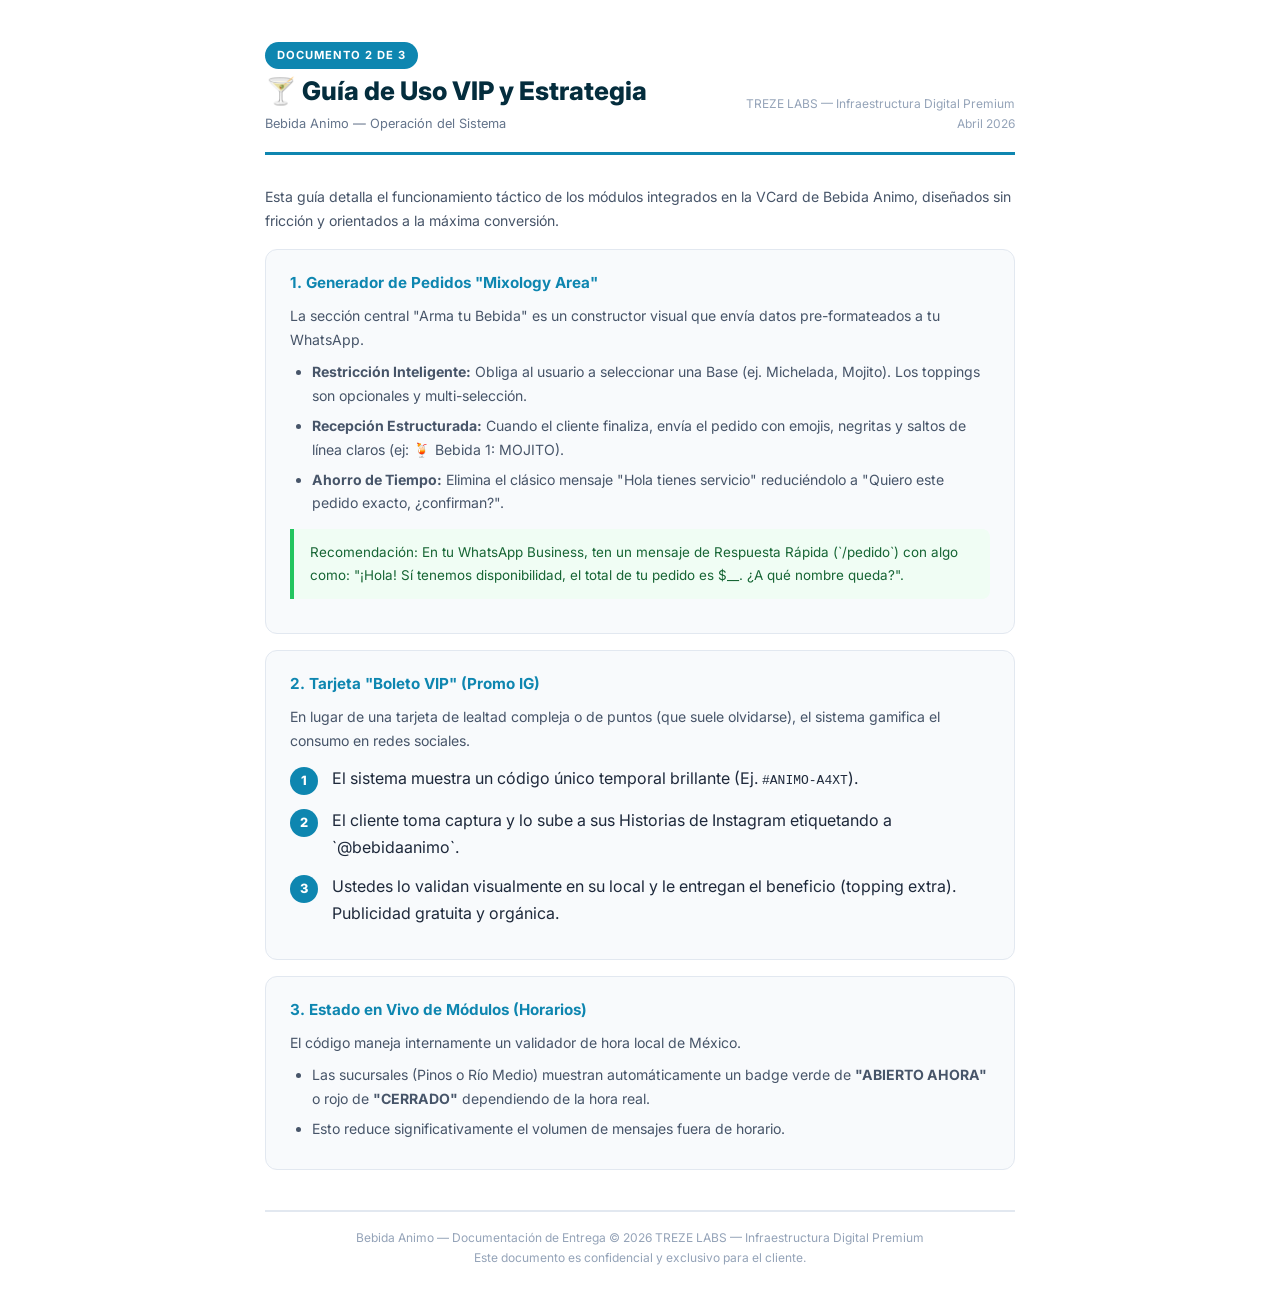
<file: Documentos_Cliente/02_Guia_de_Uso_Detallada.html>
<!DOCTYPE html>
<html lang="es">
<head>
<meta charset="UTF-8">
<style>
  @import url('https://fonts.googleapis.com/css2?family=Inter:wght@300;400;600;700;800&display=swap');
  * { margin:0; padding:0; box-sizing:border-box; }
  @page { size: letter; margin: 2cm 2.5cm; }
  body { font-family:'Inter',sans-serif; color:#1e293b; line-height:1.7; padding:40px 50px; max-width:850px; margin:0 auto; }
  .header { border-bottom:3px solid #0e86b0; padding-bottom:18px; margin-bottom:30px; display:flex; justify-content:space-between; align-items:flex-end; }
  .header h1 { font-size:1.6rem; font-weight:800; color:#042d3d; }
  .header .sub { font-size:0.8rem; color:#64748b; }
  .badge { display:inline-block; background:#0e86b0; color:white; padding:4px 12px; border-radius:20px; font-size:0.7rem; font-weight:700; letter-spacing:1px; text-transform:uppercase; }
  h2 { font-size:1.15rem; font-weight:700; color:#0e86b0; margin:28px 0 12px; padding-bottom:6px; border-bottom:1px solid #e2e8f0; }
  h3 { font-size:0.95rem; font-weight:700; color:#334155; margin:18px 0 8px; }
  p, li { font-size:0.88rem; color:#475569; }
  ul, ol { padding-left:22px; margin:8px 0; }
  li { margin:6px 0; }
  .section-card { background:#f8fafc; border:1px solid #e2e8f0; border-radius:12px; padding:20px 24px; margin:16px 0; page-break-inside:avoid; }
  .section-card h3 { margin-top:0; color:#0e86b0; }
  .req-tag { display:inline-block; background:#fef3c7; color:#92400e; padding:2px 8px; border-radius:6px; font-size:0.72rem; font-weight:600; margin-left:6px; }
  .opt-tag { display:inline-block; background:#dbeafe; color:#1e40af; padding:2px 8px; border-radius:6px; font-size:0.72rem; font-weight:600; margin-left:6px; }
  .step { display:flex; gap:14px; margin:12px 0; align-items:flex-start; }
  .step-num { background:#0e86b0; color:white; width:28px; height:28px; border-radius:50%; display:flex; align-items:center; justify-content:center; font-weight:800; font-size:0.8rem; flex-shrink:0; margin-top:2px; }
  .step-text { flex:1; }
  .tip { background:#f0fdf4; border-left:4px solid #22c55e; padding:12px 16px; border-radius:0 8px 8px 0; margin:14px 0; font-size:0.84rem; color:#166534; }
  .warn { background:#fef3c7; border-left:4px solid #f59e0b; padding:12px 16px; border-radius:0 8px 8px 0; margin:14px 0; font-size:0.84rem; color:#92400e; }
  .note { background:#eff6ff; border-left:4px solid #0e86b0; padding:12px 16px; border-radius:0 8px 8px 0; margin:14px 0; font-size:0.84rem; color:#1e40af; }
  .security { background:#fef2f2; border-left:4px solid #ef4444; padding:12px 16px; border-radius:0 8px 8px 0; margin:14px 0; font-size:0.84rem; color:#991b1b; }
  .tree { font-family:'Courier New', monospace; background:#0f172a; color:#94a3b8; padding:20px 24px; border-radius:12px; font-size:0.82rem; line-height:1.9; margin:16px 0; }
  .tree .folder { color:#22d3ee; font-weight:700; }
  .tree .file { color:#a5f3fc; }
  .tree .desc { color:#64748b; font-style:italic; }
  .tree .critical { color:#f97316; font-weight:700; }
  table { width:100%; border-collapse:collapse; margin:14px 0; font-size:0.84rem; }
  th { background:#0e86b0; color:white; padding:10px 14px; text-align:left; font-weight:600; }
  td { padding:10px 14px; border-bottom:1px solid #e2e8f0; }
  tr:nth-child(even) td { background:#f8fafc; }
  .footer { margin-top:40px; padding-top:16px; border-top:2px solid #e2e8f0; font-size:0.75rem; color:#94a3b8; text-align:center; }
  @media print { body { padding:0; } .section-card, .tree { break-inside:avoid; } }
</style>
</head>
<body>

<div class="header">
  <div>
    <span class="badge">Documento 2 de 3</span>
    <h1>🍸 Guía de Uso VIP y Estrategia</h1>
    <div class="sub">Bebida Animo — Operación del Sistema</div>
  </div>
  <div style="text-align:right;">
    <div style="font-size:0.75rem; color:#94a3b8;">TREZE LABS — Infraestructura Digital Premium</div>
    <div style="font-size:0.75rem; color:#94a3b8;">Abril 2026</div>
  </div>
</div>

<p>Esta guía detalla el funcionamiento táctico de los módulos integrados en la VCard de Bebida Animo, diseñados sin fricción y orientados a la máxima conversión.</p>

<div class="section-card">
  <h3>1. Generador de Pedidos "Mixology Area"</h3>
  <p>La sección central "Arma tu Bebida" es un constructor visual que envía datos pre-formateados a tu WhatsApp.</p>
  <ul>
    <li><strong>Restricción Inteligente:</strong> Obliga al usuario a seleccionar una Base (ej. Michelada, Mojito). Los toppings son opcionales y multi-selección.</li>
    <li><strong>Recepción Estructurada:</strong> Cuando el cliente finaliza, envía el pedido con emojis, negritas y saltos de línea claros (ej: 🍹 Bebida 1: MOJITO).</li>
    <li><strong>Ahorro de Tiempo:</strong> Elimina el clásico mensaje "Hola tienes servicio" reduciéndolo a "Quiero este pedido exacto, ¿confirman?".</li>
  </ul>
  <div class="tip">Recomendación: En tu WhatsApp Business, ten un mensaje de Respuesta Rápida (`/pedido`) con algo como: "¡Hola! Sí tenemos disponibilidad, el total de tu pedido es $__. ¿A qué nombre queda?".</div>
</div>

<div class="section-card">
  <h3>2. Tarjeta "Boleto VIP" (Promo IG)</h3>
  <p>En lugar de una tarjeta de lealtad compleja o de puntos (que suele olvidarse), el sistema gamifica el consumo en redes sociales.</p>
  <div class="step">
    <div class="step-num">1</div>
    <div class="step-text">El sistema muestra un código único temporal brillante (Ej. <code>#ANIMO-A4XT</code>).</div>
  </div>
  <div class="step">
    <div class="step-num">2</div>
    <div class="step-text">El cliente toma captura y lo sube a sus Historias de Instagram etiquetando a `@bebidaanimo`.</div>
  </div>
  <div class="step">
    <div class="step-num">3</div>
    <div class="step-text">Ustedes lo validan visualmente en su local y le entregan el beneficio (topping extra). Publicidad gratuita y orgánica.</div>
  </div>
</div>

<div class="section-card">
  <h3>3. Estado en Vivo de Módulos (Horarios)</h3>
  <p>El código maneja internamente un validador de hora local de México.</p>
  <ul>
    <li>Las sucursales (Pinos o Río Medio) muestran automáticamente un badge verde de <strong>"ABIERTO AHORA"</strong> o rojo de <strong>"CERRADO"</strong> dependiendo de la hora real.</li>
    <li>Esto reduce significativamente el volumen de mensajes fuera de horario.</li>
  </ul>
</div>

<div class="footer">
  Bebida Animo — Documentación de Entrega &copy; 2026 TREZE LABS — Infraestructura Digital Premium<br>
  Este documento es confidencial y exclusivo para el cliente.
</div>

</body>
</html>
</file>
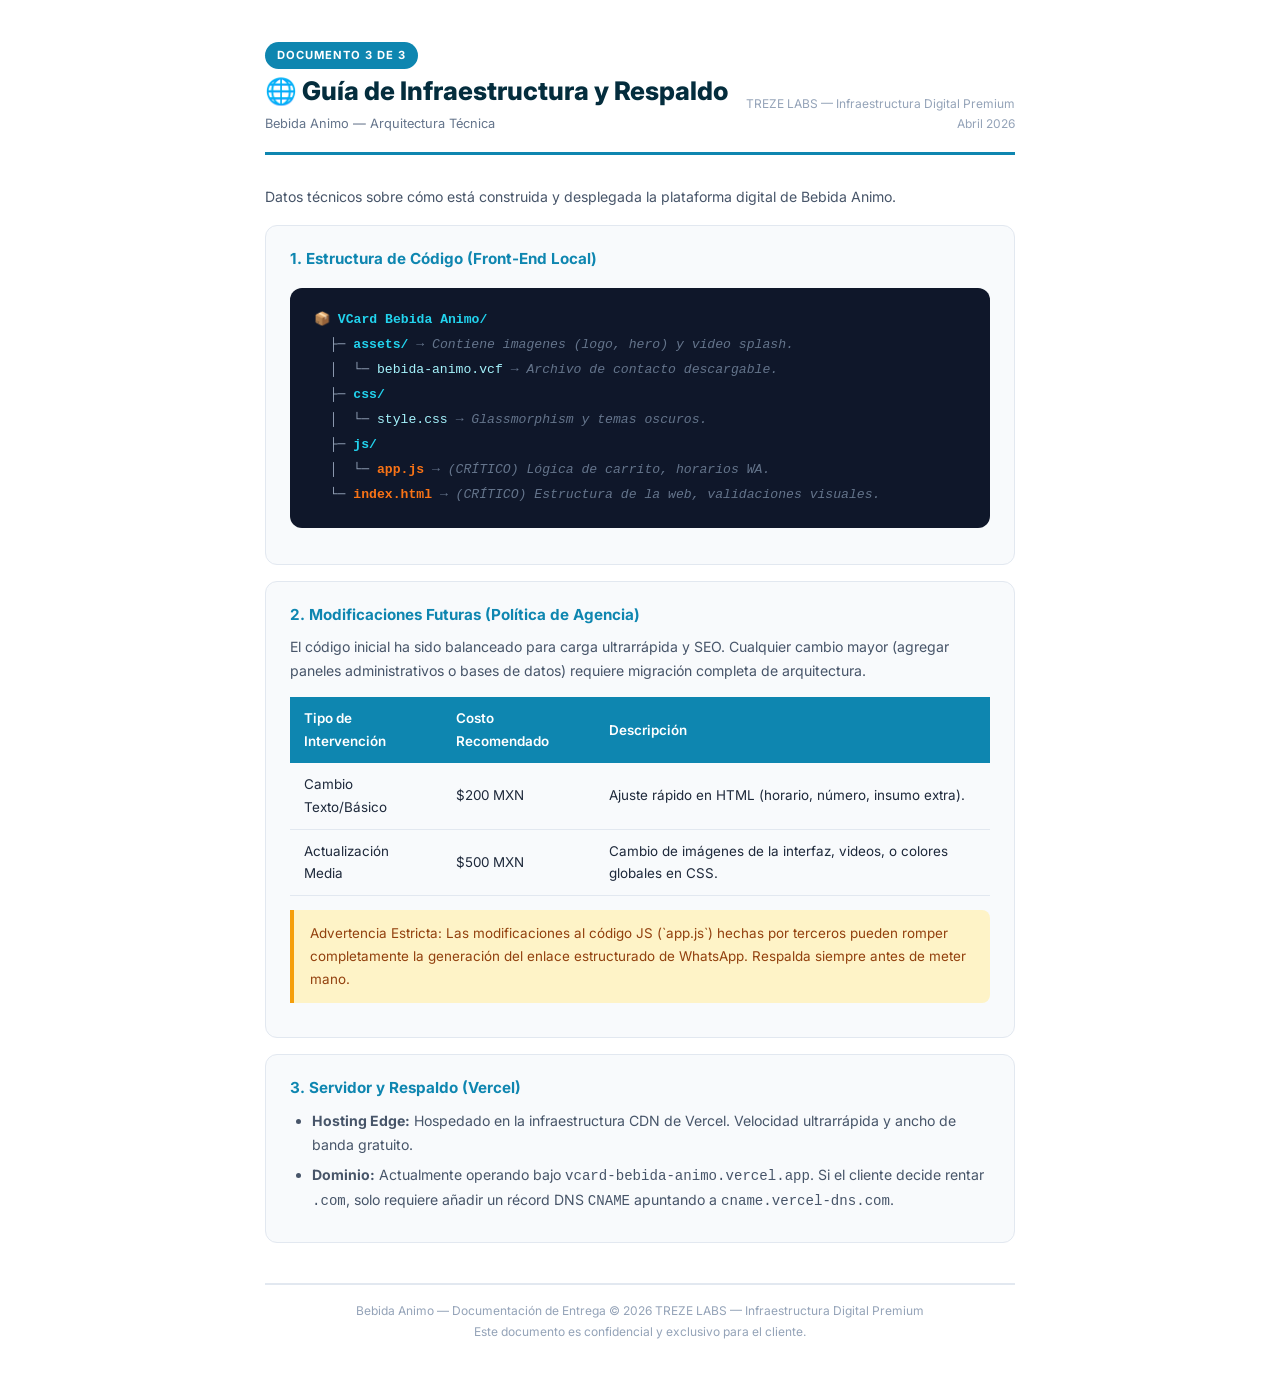
<file: Documentos_Cliente/03_Guia_de_Infraestructura.html>
<!DOCTYPE html>
<html lang="es">
<head>
<meta charset="UTF-8">
<style>
  @import url('https://fonts.googleapis.com/css2?family=Inter:wght@300;400;600;700;800&display=swap');
  * { margin:0; padding:0; box-sizing:border-box; }
  @page { size: letter; margin: 2cm 2.5cm; }
  body { font-family:'Inter',sans-serif; color:#1e293b; line-height:1.7; padding:40px 50px; max-width:850px; margin:0 auto; }
  .header { border-bottom:3px solid #0e86b0; padding-bottom:18px; margin-bottom:30px; display:flex; justify-content:space-between; align-items:flex-end; }
  .header h1 { font-size:1.6rem; font-weight:800; color:#042d3d; }
  .header .sub { font-size:0.8rem; color:#64748b; }
  .badge { display:inline-block; background:#0e86b0; color:white; padding:4px 12px; border-radius:20px; font-size:0.7rem; font-weight:700; letter-spacing:1px; text-transform:uppercase; }
  h2 { font-size:1.15rem; font-weight:700; color:#0e86b0; margin:28px 0 12px; padding-bottom:6px; border-bottom:1px solid #e2e8f0; }
  h3 { font-size:0.95rem; font-weight:700; color:#334155; margin:18px 0 8px; }
  p, li { font-size:0.88rem; color:#475569; }
  ul, ol { padding-left:22px; margin:8px 0; }
  li { margin:6px 0; }
  .section-card { background:#f8fafc; border:1px solid #e2e8f0; border-radius:12px; padding:20px 24px; margin:16px 0; page-break-inside:avoid; }
  .section-card h3 { margin-top:0; color:#0e86b0; }
  .req-tag { display:inline-block; background:#fef3c7; color:#92400e; padding:2px 8px; border-radius:6px; font-size:0.72rem; font-weight:600; margin-left:6px; }
  .opt-tag { display:inline-block; background:#dbeafe; color:#1e40af; padding:2px 8px; border-radius:6px; font-size:0.72rem; font-weight:600; margin-left:6px; }
  .step { display:flex; gap:14px; margin:12px 0; align-items:flex-start; }
  .step-num { background:#0e86b0; color:white; width:28px; height:28px; border-radius:50%; display:flex; align-items:center; justify-content:center; font-weight:800; font-size:0.8rem; flex-shrink:0; margin-top:2px; }
  .step-text { flex:1; }
  .tip { background:#f0fdf4; border-left:4px solid #22c55e; padding:12px 16px; border-radius:0 8px 8px 0; margin:14px 0; font-size:0.84rem; color:#166534; }
  .warn { background:#fef3c7; border-left:4px solid #f59e0b; padding:12px 16px; border-radius:0 8px 8px 0; margin:14px 0; font-size:0.84rem; color:#92400e; }
  .note { background:#eff6ff; border-left:4px solid #0e86b0; padding:12px 16px; border-radius:0 8px 8px 0; margin:14px 0; font-size:0.84rem; color:#1e40af; }
  .security { background:#fef2f2; border-left:4px solid #ef4444; padding:12px 16px; border-radius:0 8px 8px 0; margin:14px 0; font-size:0.84rem; color:#991b1b; }
  .tree { font-family:'Courier New', monospace; background:#0f172a; color:#94a3b8; padding:20px 24px; border-radius:12px; font-size:0.82rem; line-height:1.9; margin:16px 0; }
  .tree .folder { color:#22d3ee; font-weight:700; }
  .tree .file { color:#a5f3fc; }
  .tree .desc { color:#64748b; font-style:italic; }
  .tree .critical { color:#f97316; font-weight:700; }
  table { width:100%; border-collapse:collapse; margin:14px 0; font-size:0.84rem; }
  th { background:#0e86b0; color:white; padding:10px 14px; text-align:left; font-weight:600; }
  td { padding:10px 14px; border-bottom:1px solid #e2e8f0; }
  tr:nth-child(even) td { background:#f8fafc; }
  .footer { margin-top:40px; padding-top:16px; border-top:2px solid #e2e8f0; font-size:0.75rem; color:#94a3b8; text-align:center; }
  @media print { body { padding:0; } .section-card, .tree { break-inside:avoid; } }
</style>
</head>
<body>

<div class="header">
  <div>
    <span class="badge">Documento 3 de 3</span>
    <h1>🌐 Guía de Infraestructura y Respaldo</h1>
    <div class="sub">Bebida Animo — Arquitectura Técnica</div>
  </div>
  <div style="text-align:right;">
    <div style="font-size:0.75rem; color:#94a3b8;">TREZE LABS — Infraestructura Digital Premium</div>
    <div style="font-size:0.75rem; color:#94a3b8;">Abril 2026</div>
  </div>
</div>

<p>Datos técnicos sobre cómo está construida y desplegada la plataforma digital de Bebida Animo.</p>

<div class="section-card">
  <h3>1. Estructura de Código (Front-End Local)</h3>
  <div class="tree">
    <span class="folder">📦 VCard Bebida Animo/</span><br>
    &nbsp;&nbsp;├─ <span class="folder">assets/</span> <span class="desc">→ Contiene imagenes (logo, hero) y video splash.</span><br>
    &nbsp;&nbsp;│&nbsp;&nbsp;└─ <span class="file">bebida-animo.vcf</span> <span class="desc">→ Archivo de contacto descargable.</span><br>
    &nbsp;&nbsp;├─ <span class="folder">css/</span><br>
    &nbsp;&nbsp;│&nbsp;&nbsp;└─ <span class="file">style.css</span> <span class="desc">→ Glassmorphism y temas oscuros.</span><br>
    &nbsp;&nbsp;├─ <span class="folder">js/</span><br>
    &nbsp;&nbsp;│&nbsp;&nbsp;└─ <span class="critical">app.js</span> <span class="desc">→ (CRÍTICO) Lógica de carrito, horarios WA.</span><br>
    &nbsp;&nbsp;└─ <span class="critical">index.html</span> <span class="desc">→ (CRÍTICO) Estructura de la web, validaciones visuales.</span>
  </div>
</div>

<div class="section-card">
  <h3>2. Modificaciones Futuras (Política de Agencia)</h3>
  <p>El código inicial ha sido balanceado para carga ultrarrápida y SEO. Cualquier cambio mayor (agregar paneles administrativos o bases de datos) requiere migración completa de arquitectura.</p>
  <table>
    <tr>
      <th>Tipo de Intervención</th>
      <th>Costo Recomendado</th>
      <th>Descripción</th>
    </tr>
    <tr>
      <td>Cambio Texto/Básico</td>
      <td>$200 MXN</td>
      <td>Ajuste rápido en HTML (horario, número, insumo extra).</td>
    </tr>
    <tr>
      <td>Actualización Media</td>
      <td>$500 MXN</td>
      <td>Cambio de imágenes de la interfaz, videos, o colores globales en CSS.</td>
    </tr>
  </table>
  <div class="warn">Advertencia Estricta: Las modificaciones al código JS (`app.js`) hechas por terceros pueden romper completamente la generación del enlace estructurado de WhatsApp. Respalda siempre antes de meter mano.</div>
</div>

<div class="section-card">
  <h3>3. Servidor y Respaldo (Vercel)</h3>
  <ul>
    <li><strong>Hosting Edge:</strong> Hospedado en la infraestructura CDN de Vercel. Velocidad ultrarrápida y ancho de banda gratuito.</li>
    <li><strong>Dominio:</strong> Actualmente operando bajo <code>vcard-bebida-animo.vercel.app</code>. Si el cliente decide rentar <code>.com</code>, solo requiere añadir un récord DNS <code>CNAME</code> apuntando a <code>cname.vercel-dns.com</code>.</li>
  </ul>
</div>

<div class="footer">
  Bebida Animo — Documentación de Entrega &copy; 2026 TREZE LABS — Infraestructura Digital Premium<br>
  Este documento es confidencial y exclusivo para el cliente.
</div>

</body>
</html>
</file>
<file: css/style.css>
@import url('https://fonts.googleapis.com/css2?family=Fredoka:wght@400;600;700&family=Outfit:wght@300;400;600;800&display=swap');

:root {
  /* Colors inspired by the brand - Cyan & Pink Neon */
  --c-cyan: hsl(188, 78%, 50%);
  --c-pink: hsl(340, 82%, 59%);
  --c-purple: hsl(291, 47%, 51%);
  --c-lime: hsl(66, 70%, 54%);
  --c-yellow: hsl(53, 100%, 67%);
  --c-orange: hsl(36, 100%, 50%);
  
  --bg-dark: #0f172a;
  --bg-card: rgba(30, 41, 59, 0.7);
  --bg-glass: rgba(255, 255, 255, 0.03);
  --bg-input: rgba(51, 65, 85, 0.5);
  --text-main: #f8fafc;
  --text-muted: #94a3b8;
  
  --font-heading: 'Fredoka', sans-serif;
  --font-body: 'Outfit', sans-serif;
  
  --radius-lg: 28px;
  --radius-md: 18px;
  --radius-sm: 10px;
  --radius-pill: 999px;
  
  --shadow-neon-cyan: 0 0 20px hsla(188, 78%, 50%, 0.4);
  --shadow-neon-pink: 0 0 20px hsla(340, 82%, 59%, 0.4);
  --shadow-premium: 0 10px 30px -10px rgba(0, 0, 0, 0.5);
  
  --transition: all 0.4s cubic-bezier(0.4, 0, 0.2, 1);
  --glass-border: 1px solid rgba(255, 255, 255, 0.1);
}

* {
  margin: 0;
  padding: 0;
  box-sizing: border-box;
}

body {
  font-family: var(--font-body);
  background-color: var(--bg-dark);
  color: var(--text-main);
  line-height: 1.5;
  -webkit-font-smoothing: antialiased;
  position: relative;
  overflow-x: hidden;
}

/* Splash Screen */
#splash-screen {
  position: fixed;
  inset: 0;
  background: var(--bg-dark);
  z-index: 9999;
  display: flex;
  flex-direction: column;
  justify-content: center;
  align-items: center;
  transition: opacity 0.6s ease, visibility 0.6s ease;
}

#splash-screen.hidden {
  opacity: 0;
  visibility: hidden;
}

.splash-logo-container {
  position: relative;
  width: 180px;
  height: 180px;
  display: flex;
  justify-content: center;
  align-items: center;
  animation: float 3s ease-in-out infinite;
  border-radius: 50%;
  /* LED glow effect behind: mezclar tonos locales azul(cyan) y rosa */
  box-shadow: 
    -10px 0 40px var(--c-cyan),
    10px 0 40px var(--c-pink);
  background: var(--bg-dark);
}

.splash-logo-video {
  width: 100%;
  height: 100%;
  object-fit: cover;
  border-radius: 50%;
  border: 4px solid #fff;
  z-index: 2;
}

.splash-text {
  font-family: var(--font-heading);
  font-size: 2rem;
  font-weight: 700;
  margin-top: 2rem;
  background: linear-gradient(90deg, var(--c-cyan), var(--c-pink));
  -webkit-background-clip: text;
  background-clip: text;
  -webkit-text-fill-color: transparent;
  animation: pulseNeon 2s infinite;
}

/* Background Bubbles */
.bubbles-bg {
  position: fixed;
  inset: 0;
  z-index: -1;
  overflow: hidden;
  pointer-events: none;
}

.bubble {
  position: absolute;
  bottom: -50px;
  background: rgba(255, 255, 255, 0.05);
  backdrop-filter: blur(2px);
  border-radius: 50%;
  animation: rise linear infinite;
}

/* Layout container */
.app-container {
  max-width: 480px;
  margin: 0 auto;
  position: relative;
  background: var(--bg-dark);
  min-height: 100vh;
  box-shadow: 0 0 20px rgba(0,0,0,0.5);
  padding-bottom: 90px; /* space for fab */
}

/* Hero Banner */
.hero-banner {
  width: 100%;
  height: 220px;
  background: 
    linear-gradient(to bottom, rgba(15, 23, 42, 0) 50%, rgba(15, 23, 42, 1) 100%),
    radial-gradient(circle at top left, rgba(38, 198, 218, 0.6), transparent 70%),
    radial-gradient(circle at bottom right, rgba(236, 64, 122, 0.6), transparent 70%),
    url('https://images.unsplash.com/photo-1551024709-8f23befc6f87?auto=format&fit=crop&q=80&w=1000') center/cover;
  background-blend-mode: overlay;
  border-bottom: 2px solid var(--c-pink);
  position: relative;
}

/* Header */
header {
  padding: 0 1.5rem 1rem;
  text-align: center;
  position: relative;
  margin-top: -60px;
  z-index: 2;
}

.logo-main {
  width: 120px;
  height: 120px;
  border-radius: 50%;
  border: 4px solid var(--c-pink);
  padding: 5px;
  margin: 0 auto 1rem;
  background: #fff;
  box-shadow: var(--shadow-neon-pink);
}

.tagline {
  font-weight: 600;
  font-size: 1rem;
  color: var(--c-cyan);
  margin-bottom: 0.5rem;
  text-transform: uppercase;
  letter-spacing: 1px;
}

/* Section Common */
.section {
  padding: 1.5rem;
}

.section-title {
  font-family: var(--font-heading);
  font-size: 1.5rem;
  margin-bottom: 1.5rem;
  display: flex;
  align-items: center;
  gap: 10px;
}

.section-title i {
  color: var(--c-yellow);
}

/* Interactive Drink Builder */
.mixology-card {
  background: var(--bg-card);
  backdrop-filter: blur(12px);
  -webkit-backdrop-filter: blur(12px);
  border-radius: var(--radius-lg);
  padding: 1.8rem;
  border: var(--glass-border);
  box-shadow: var(--shadow-premium);
}

.step-group {
  margin-bottom: 1.5rem;
}

.step-label {
  font-weight: 600;
  color: var(--c-lime);
  margin-bottom: 0.8rem;
  font-size: 1.1rem;
  display: flex;
  justify-content: space-between;
}

.options-grid {
  display: grid;
  grid-template-columns: repeat(2, 1fr);
  gap: 10px;
}

.option-btn {
  background: var(--bg-input);
  border: 2px solid transparent;
  color: var(--text-main);
  padding: 0.9rem 0.5rem;
  border-radius: var(--radius-md);
  font-family: var(--font-body);
  font-weight: 600;
  font-size: 0.95rem;
  cursor: pointer;
  transition: var(--transition);
  display: flex;
  flex-direction: column;
  align-items: center;
  gap: 8px;
  text-align: center;
  box-shadow: 0 4px 6px -1px rgba(0, 0, 0, 0.1);
}

.option-btn:hover {
  background: rgba(255, 255, 255, 0.05);
  transform: translateY(-2px);
}

.option-btn i {
  font-size: 1.2rem;
}

.option-btn.active.type-base {
  border-color: var(--c-cyan);
  background: rgba(38, 198, 218, 0.1);
  box-shadow: var(--shadow-neon-cyan);
  color: var(--c-cyan);
}

.option-btn.active.type-dulce {
  border-color: var(--c-pink);
  background: rgba(236, 64, 122, 0.1);
  box-shadow: var(--shadow-neon-pink);
  color: var(--c-pink);
}

.option-btn.active.type-picoso {
  border-color: var(--c-orange);
  background: rgba(255, 152, 0, 0.1);
  color: var(--c-orange);
}

.option-btn.active.type-sabor {
  border-color: var(--c-lime);
  background: rgba(205, 220, 57, 0.1);
  color: var(--c-lime);
}

.add-to-cart-btn {
  width: 100%;
  background: linear-gradient(135deg, var(--c-purple), var(--c-pink));
  color: white;
  border: none;
  padding: 1rem;
  border-radius: var(--radius-pill);
  font-weight: bold;
  font-size: 1.1rem;
  display: flex;
  justify-content: center;
  align-items: center;
  gap: 10px;
  cursor: pointer;
  transition: var(--transition);
  font-family: var(--font-heading);
}

.add-to-cart-btn:hover {
  transform: translateY(-2px);
  box-shadow: 0 5px 15px rgba(236, 64, 122, 0.4);
}

/* Branches section */
.branch-card {
  background: var(--bg-card);
  border-radius: var(--radius-md);
  padding: 1.2rem;
  margin-bottom: 1rem;
  border-left: 4px solid var(--text-muted);
  transition: var(--transition);
  display: flex;
  flex-direction: column;
  gap: 10px;
}

.branch-card.is-open {
  border-left-color: var(--c-lime);
  background: linear-gradient(to right, rgba(205, 220, 57, 0.05), var(--bg-card));
}
.branch-card.is-closed {
  border-left-color: var(--c-pink);
  opacity: 0.8;
}

.branch-header {
  display: flex;
  justify-content: space-between;
  align-items: center;
}

.branch-title {
  font-weight: 700;
  font-size: 1.1rem;
}

.status-badge {
  font-size: 0.75rem;
  padding: 4px 8px;
  border-radius: var(--radius-pill);
  font-weight: bold;
  text-transform: uppercase;
}

.status-badge.open {
  background: rgba(205, 220, 57, 0.2);
  color: var(--c-lime);
}
.status-badge.closed {
  background: rgba(236, 64, 122, 0.2);
  color: var(--c-pink);
}

.branch-info {
  font-size: 0.9rem;
  color: var(--text-muted);
  display: flex;
  flex-direction: column;
  gap: 5px;
}
.branch-info p {
  display: flex;
  align-items: flex-start;
  gap: 8px;
}
.branch-info i {
  margin-top: 3px;
  color: var(--c-cyan);
}

.map-btn {
  display: inline-flex;
  align-items: center;
  gap: 6px;
  margin-top: 10px;
  padding: 8px 15px;
  background: rgba(38, 198, 218, 0.15);
  border: 1px solid var(--c-cyan);
  color: var(--c-cyan);
  border-radius: var(--radius-pill);
  text-decoration: none;
  font-size: 0.85rem;
  font-weight: 600;
  transition: var(--transition);
  align-self: flex-start;
}

.map-btn:hover {
  background: var(--c-cyan);
  color: var(--bg-dark);
}

/* Floating Action Button for Cart */
.fab-cart {
  position: fixed;
  bottom: 25px;
  right: 50%;
  transform: translateX(50%);
  background: white;
  color: var(--bg-dark);
  padding: 1.1rem 2.2rem;
  border-radius: var(--radius-pill);
  font-weight: 800;
  font-family: var(--font-heading);
  box-shadow: 0 15px 35px rgba(0,0,0,0.6);
  display: flex;
  align-items: center;
  gap: 12px;
  z-index: 100;
  cursor: pointer;
  transition: var(--transition);
  border: none;
  animation: slideUp 0.5s ease;
}

@keyframes slideUp {
  from { transform: translateX(50%) translateY(100px); opacity: 0; }
  to { transform: translateX(50%) translateY(0); opacity: 1; }
}

.fab-cart:active {
  transform: translateX(50%) scale(0.95);
}

.badge-count {
  background: var(--c-pink);
  color: white;
  width: 26px;
  height: 26px;
  border-radius: 50%;
  display: flex;
  align-items: center;
  justify-content: center;
  font-size: 0.85rem;
  box-shadow: 0 0 10px rgba(236, 64, 122, 0.4);
}

/* Modal styles for Cart */
.modal-overlay {
  position: fixed;
  inset: 0;
  background: rgba(0,0,0,0.8);
  backdrop-filter: blur(5px);
  z-index: 1000;
  display: flex;
  flex-direction: column;
  justify-content: flex-end;
  opacity: 0;
  visibility: hidden;
  transition: var(--transition);
}

.modal-overlay.active {
  opacity: 1;
  visibility: visible;
}

.modal-content {
  background: var(--bg-dark);
  border-top-left-radius: var(--radius-lg);
  border-top-right-radius: var(--radius-lg);
  padding: 1.5rem;
  max-width: 480px;
  margin: 0 auto;
  width: 100%;
  transform: translateY(100%);
  transition: transform 0.4s cubic-bezier(0.4, 0, 0.2, 1);
  max-height: 80vh;
  overflow-y: auto;
}

.modal-overlay.active .modal-content {
  transform: translateY(0);
}

.modal-header {
  display: flex;
  justify-content: space-between;
  align-items: center;
  margin-bottom: 1.5rem;
}

.modal-title {
  font-family: var(--font-heading);
  font-size: 1.5rem;
}

.close-btn {
  background: none;
  border: none;
  color: var(--text-muted);
  font-size: 1.5rem;
  cursor: pointer;
}

.cart-items {
  margin-bottom: 1.5rem;
}

.cart-item {
  background: var(--bg-card);
  padding: 1rem;
  border-radius: var(--radius-md);
  margin-bottom: 0.8rem;
}

.cart-item-title {
  font-weight: bold;
  color: var(--c-cyan);
  margin-bottom: 0.5rem;
}

.cart-item-details {
  font-size: 0.85rem;
  color: var(--text-muted);
  margin-bottom: 0.5rem;
}

.cart-empty {
  text-align: center;
  color: var(--text-muted);
  padding: 2rem 0;
}

.whatsapp-btn {
  width: 100%;
  background: #25D366;
  color: white;
  border: none;
  padding: 1rem;
  border-radius: var(--radius-pill);
  font-weight: bold;
  font-size: 1.1rem;
  display: flex;
  justify-content: center;
  align-items: center;
  gap: 10px;
  cursor: pointer;
  text-decoration: none;
  font-family: var(--font-heading);
}

/* Animations */
@keyframes float {
  0%, 100% { transform: translateY(0); }
  50% { transform: translateY(-15px); }
}

@keyframes pulseNeon {
  0%, 100% { text-shadow: var(--shadow-neon-cyan); }
  50% { text-shadow: var(--shadow-neon-pink); }
}

@keyframes rise {
  0% { transform: translateY(0) scale(1); opacity: 0; }
  10% { opacity: 0.5; }
  90% { opacity: 0.5; }
  100% { transform: translateY(-100vh) scale(1.5); opacity: 0; }
}

.social-links {
  display: flex;
  justify-content: center;
  gap: 15px;
  margin-top: 1.5rem;
}

.social-btn {
  width: 45px;
  height: 45px;
  border-radius: 50%;
  background: var(--bg-card);
  color: var(--text-main);
  display: flex;
  justify-content: center;
  align-items: center;
  font-size: 1.2rem;
  text-decoration: none;
  transition: var(--transition);
}

.social-btn:hover {
  background: var(--c-pink);
  color: white;
  transform: scale(1.1) rotate(10deg);
}

/* Gallery Section */
.gallery-slider {
  display: flex;
  gap: 15px;
  overflow-x: auto;
  scroll-snap-type: x mandatory;
  padding-bottom: 15px;
  -webkit-overflow-scrolling: touch;
  margin: 0 -1.5rem; /* Break out of section padding */
  padding: 0 1.5rem 15px 1.5rem;
}
.gallery-slider::-webkit-scrollbar {
  height: 4px;
}
.gallery-slider::-webkit-scrollbar-track {
  background: rgba(255, 255, 255, 0.05);
  border-radius: var(--radius-pill);
}
.gallery-slider::-webkit-scrollbar-thumb {
  background: var(--text-muted);
  border-radius: var(--radius-pill);
}
.gallery-item {
  scroll-snap-align: center;
  flex: 0 0 75%;
  max-width: 280px;
  border-radius: var(--radius-md);
  overflow: hidden;
  border: var(--glass-border);
  box-shadow: var(--shadow-premium);
  position: relative;
  background: var(--bg-card);
}
.gallery-item img {
  width: 100%;
  aspect-ratio: 4/5;
  object-fit: cover;
  display: block;
  transition: transform 0.5s ease;
}
.gallery-item:hover img {
  transform: scale(1.05);
}


/* Endless Ticker */
.ticker-wrap {
  width: calc(100% + 3rem);
  margin-left: -1.5rem; /* Break out of section padding */
  overflow: hidden;
  background: var(--c-pink);
  box-shadow: var(--shadow-neon-pink);
  margin-top: 1.5rem;
  margin-bottom: 1.5rem;
  padding: 8px 0;
  display: flex;
}
.ticker {
  white-space: nowrap;
  animation: ticker 20s linear infinite;
  display: flex;
  align-items: center;
}
.ticker-item {
  display: inline-block;
  padding: 0 2rem;
  font-family: var(--font-heading);
  font-size: 1.1rem;
  color: #fff;
  text-transform: uppercase;
  letter-spacing: 2px;
}
@keyframes ticker {
  0% { transform: translate3d(0, 0, 0); }
  100% { transform: translate3d(-50%, 0, 0); }
}

/* Drink Tags / Specialties */
.drink-tags {
  display: flex;
  flex-wrap: wrap;
  gap: 10px;
  justify-content: center;
  margin-top: 1.5rem;
  margin-bottom: 0.5rem;
}
.drink-tag {
  background: rgba(255, 255, 255, 0.05);
  border: 1px solid rgba(255, 255, 255, 0.15);
  color: var(--text-main);
  padding: 6px 14px;
  border-radius: var(--radius-pill);
  font-size: 0.85rem;
  font-weight: 600;
  white-space: nowrap;
}
.drink-tag:nth-child(1) { border-color: var(--c-cyan); color: var(--c-cyan); }
.drink-tag:nth-child(2) { border-color: var(--c-lime); color: var(--c-lime); }
.drink-tag:nth-child(3) { border-color: var(--c-pink); color: var(--c-pink); }
.drink-tag:nth-child(4) { border-color: var(--c-yellow); color: var(--c-yellow); }
.drink-tag:nth-child(5) { border-color: var(--c-purple); color: var(--c-purple); }

.footer {
  text-align: center;
  padding: 2rem;
  color: var(--text-muted);
  font-size: 0.8rem;
}
</file>
